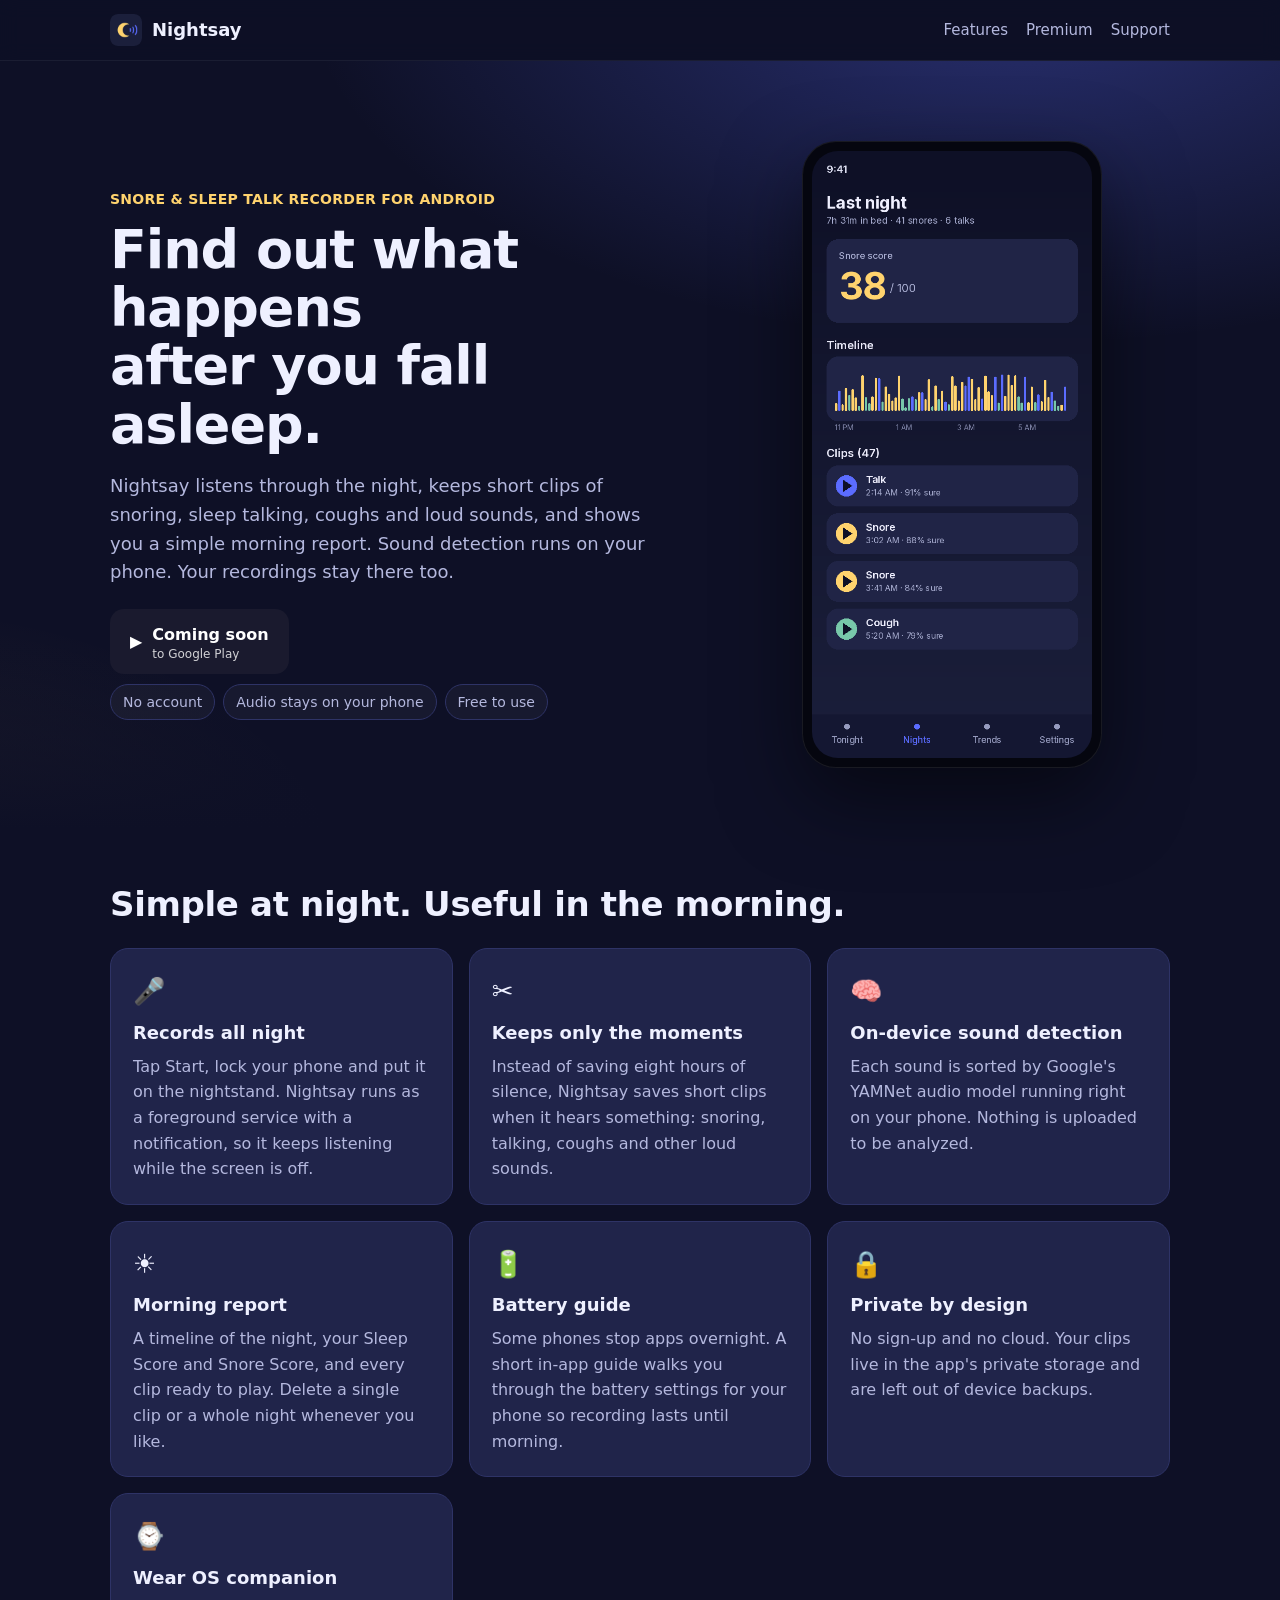
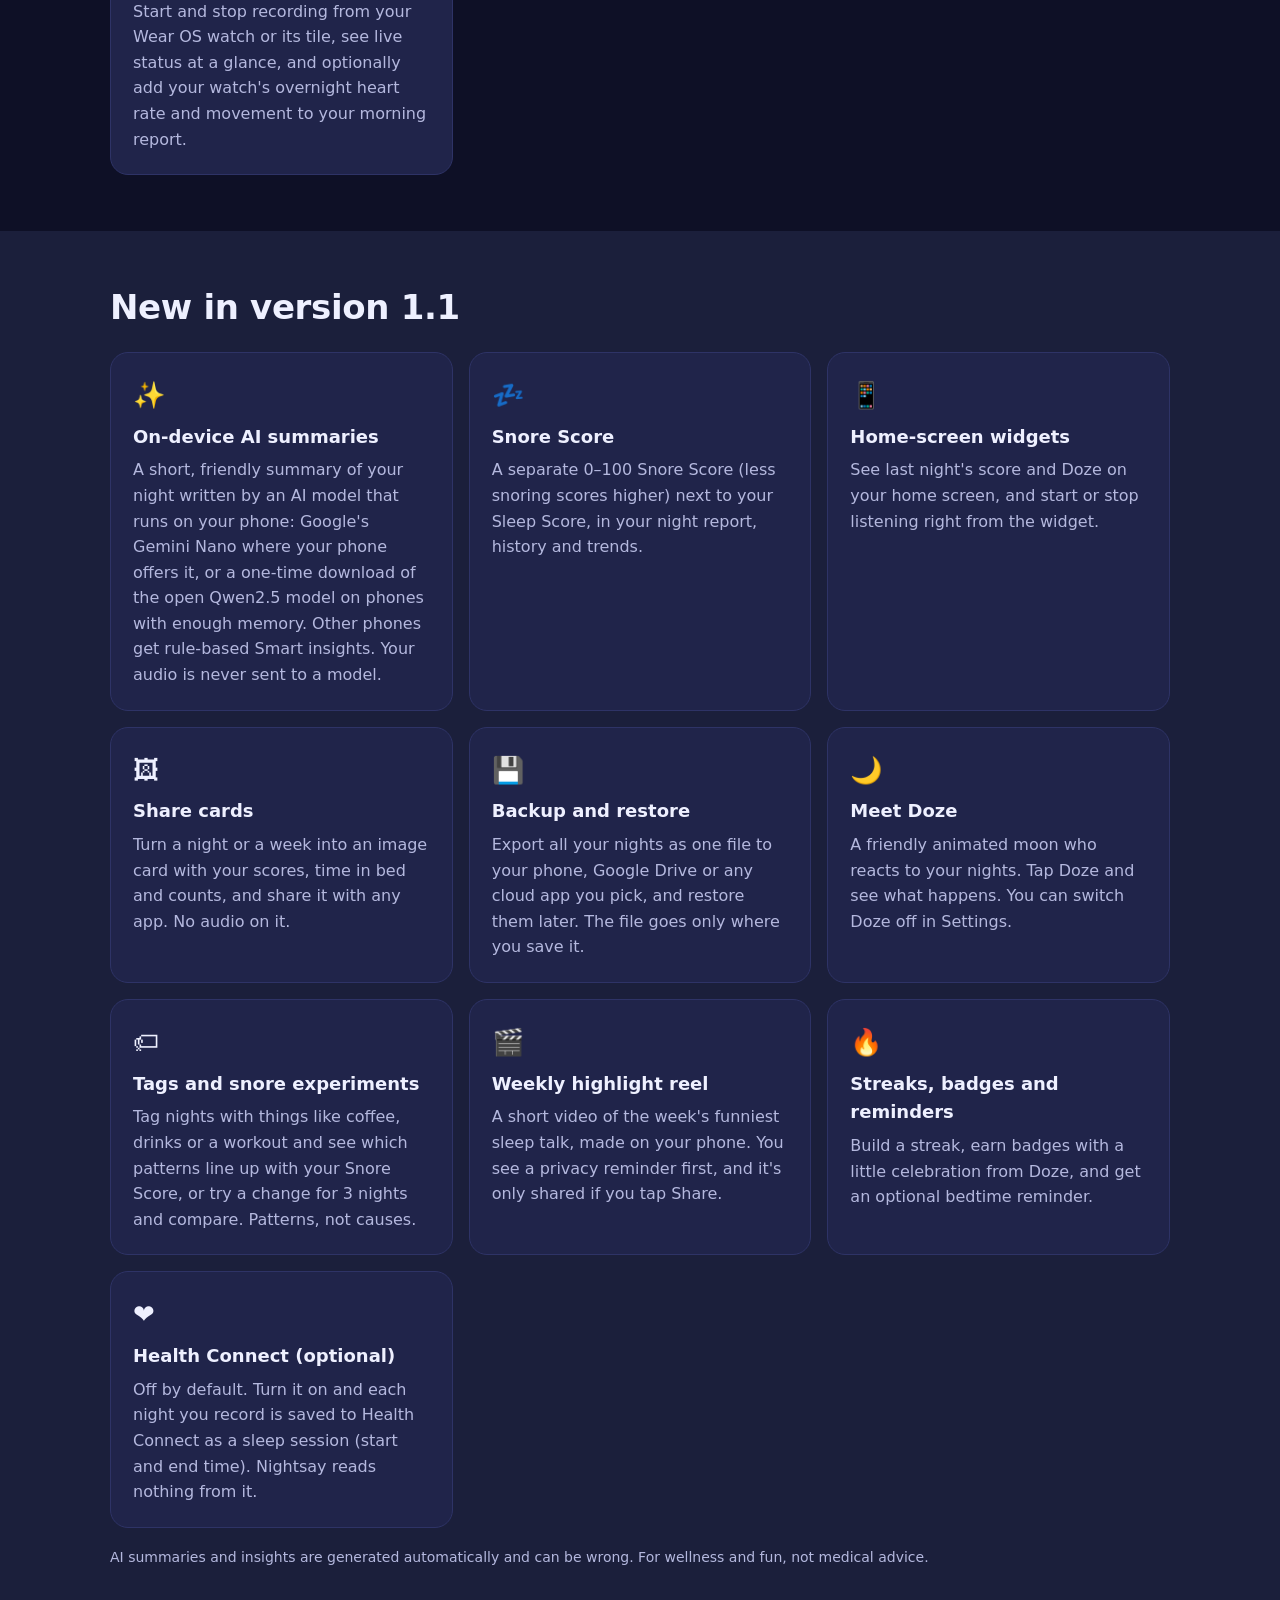
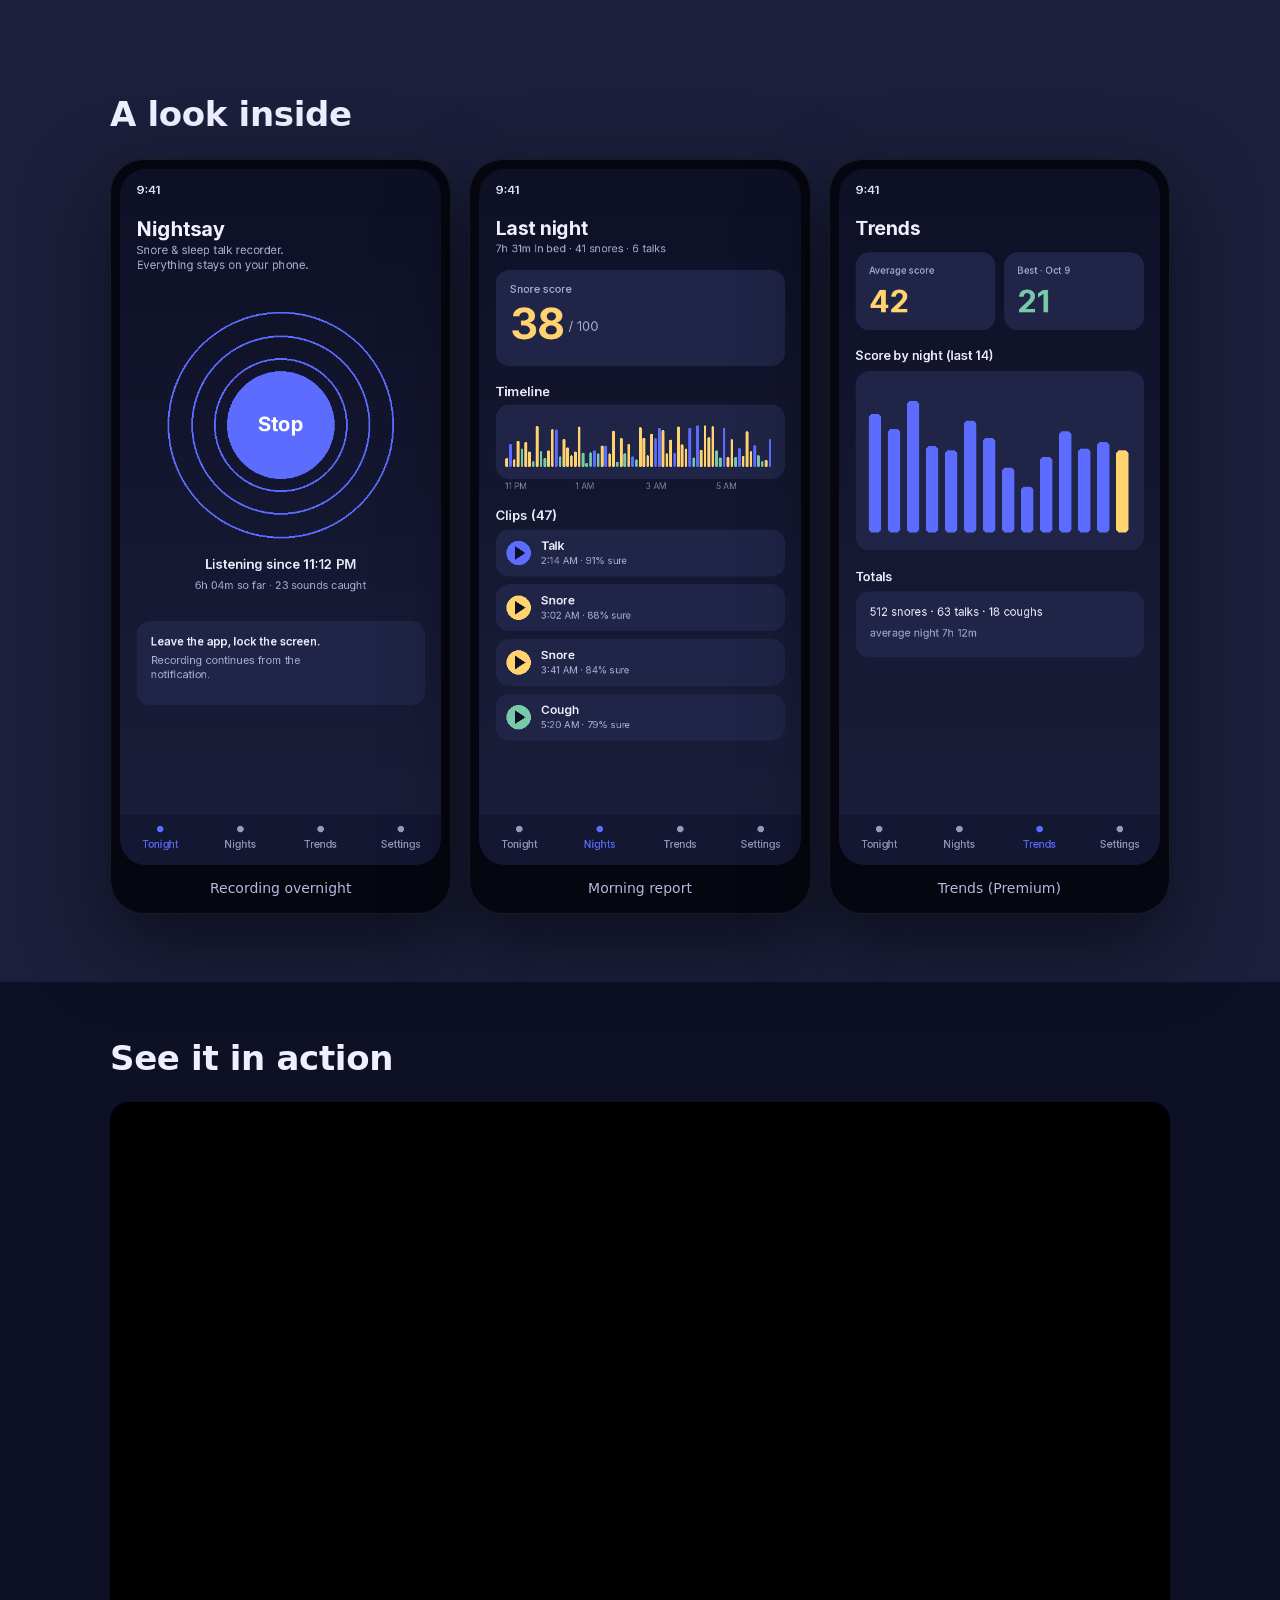
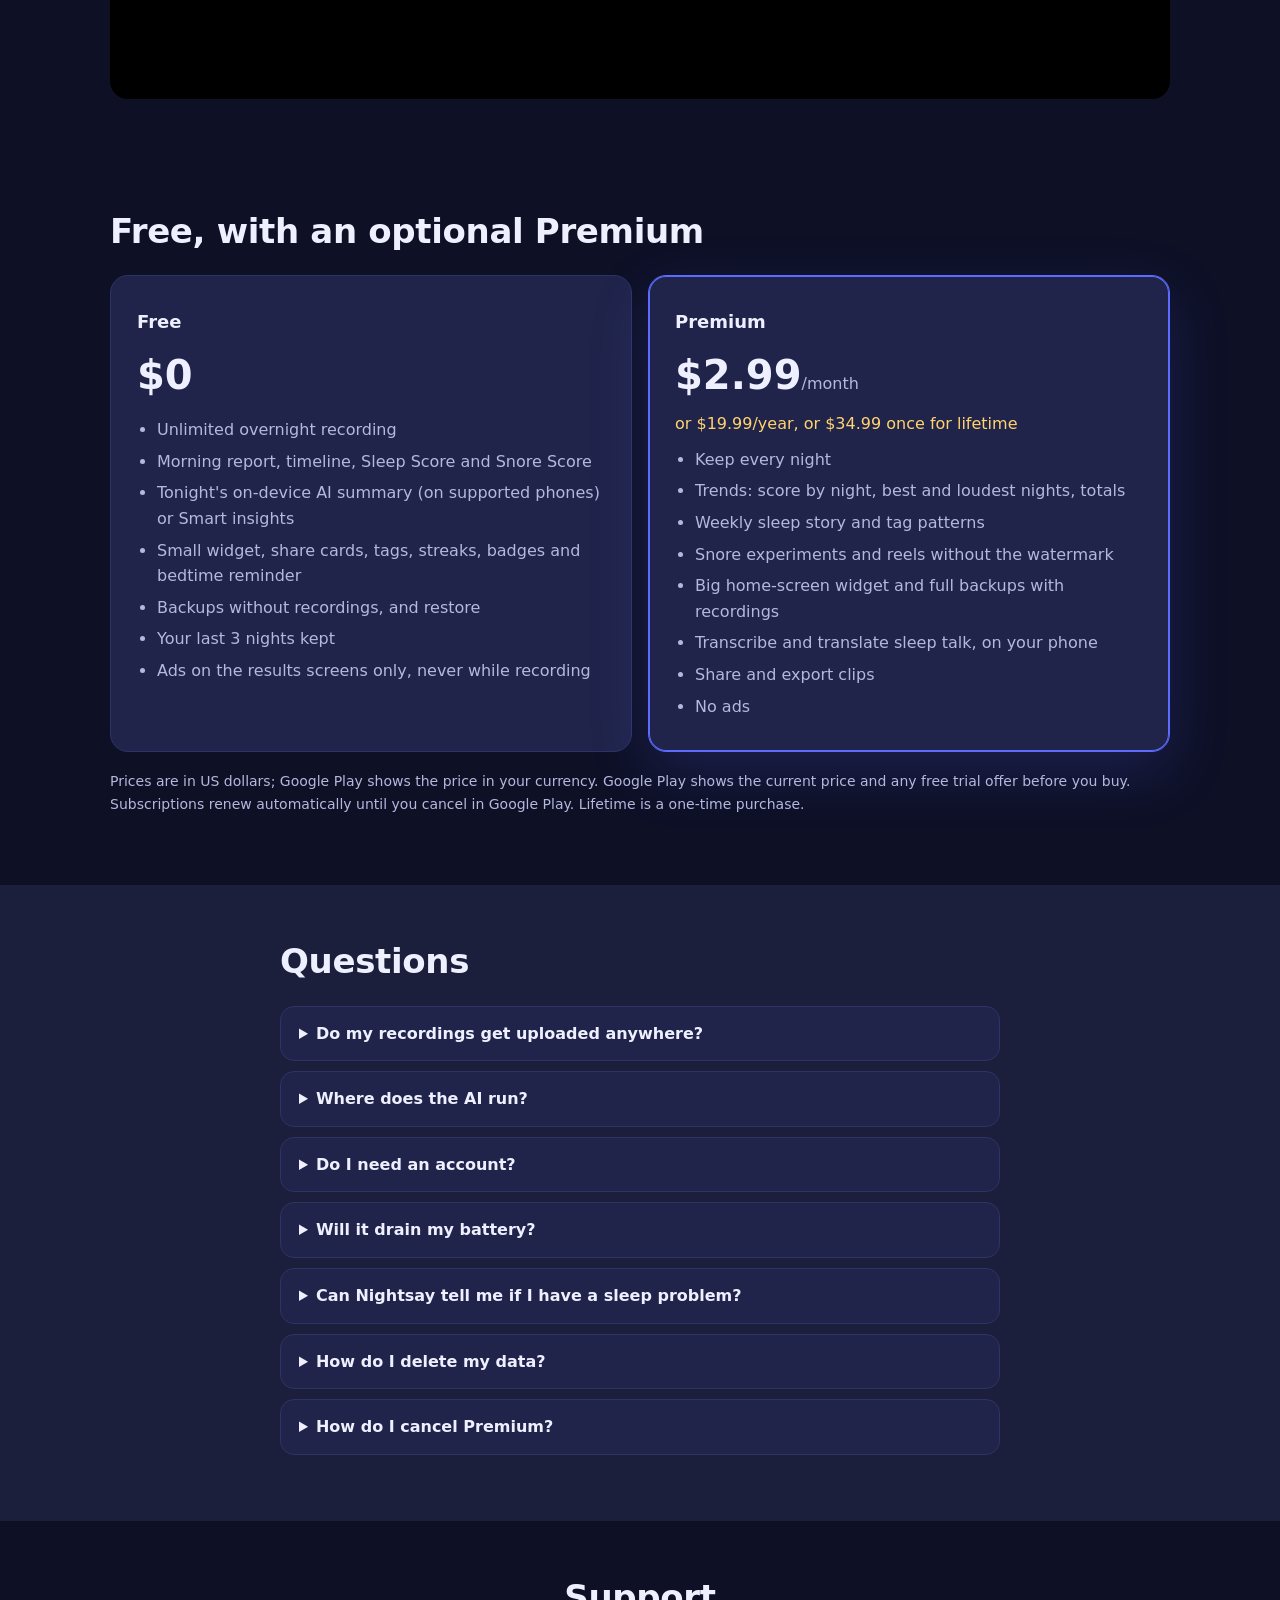
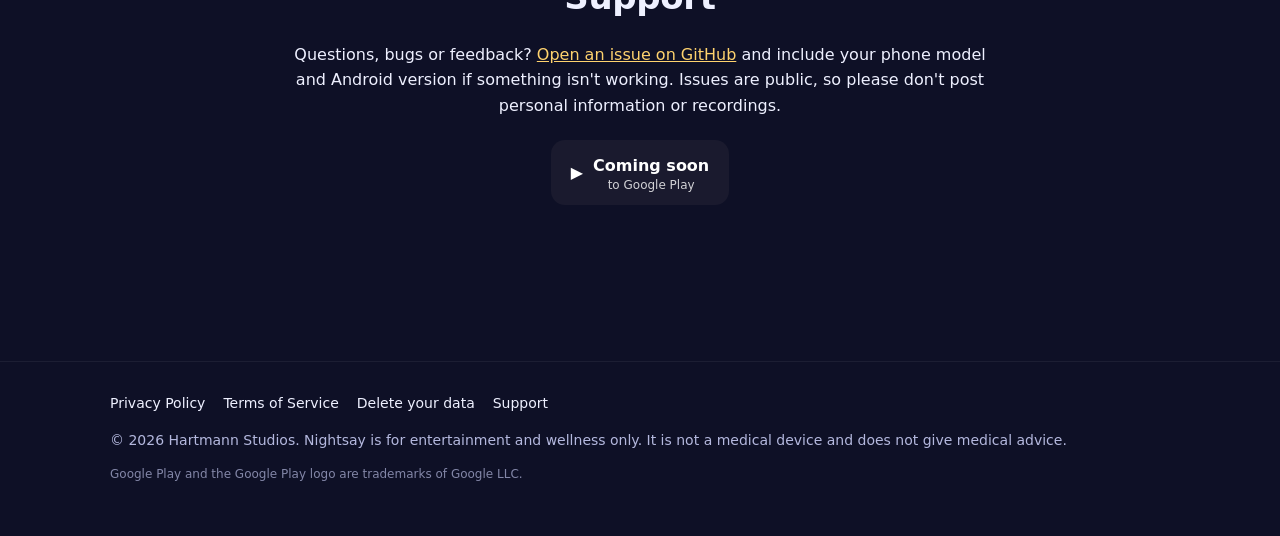
<file: index.html>
<!doctype html>
<html lang="en">
<head>
<meta charset="utf-8">
<meta name="viewport" content="width=device-width, initial-scale=1, viewport-fit=cover">
<title>Nightsay: Snore &amp; Sleep Talk Recorder for Android</title>
<meta name="description" content="Nightsay records your snoring and sleep talking overnight, keeps short clips, and shows a morning report with a Sleep Score, Snore Score and on-device AI summaries. No account, recordings stay on your phone.">
<link rel="canonical" href="https://chartmann1590.github.io/nightsay-site/">
<meta name="theme-color" content="#0E1026">
<meta property="og:type" content="website">
<meta property="og:site_name" content="Nightsay">
<meta property="og:title" content="Nightsay: Snore &amp; Sleep Talk Recorder for Android">
<meta property="og:description" content="Nightsay records your snoring and sleep talking overnight, keeps short clips, and shows a morning report with a Sleep Score, Snore Score and on-device AI summaries. No account, recordings stay on your phone.">
<meta property="og:url" content="https://chartmann1590.github.io/nightsay-site/">
<meta property="og:image" content="https://chartmann1590.github.io/nightsay-site/img/og.png">
<meta property="og:image:width" content="1200">
<meta property="og:image:height" content="630">
<meta property="og:image:alt" content="Nightsay: snore and sleep talk recorder">
<meta name="twitter:card" content="summary_large_image">
<meta name="twitter:title" content="Nightsay: Snore &amp; Sleep Talk Recorder for Android">
<meta name="twitter:description" content="Nightsay records your snoring and sleep talking overnight, keeps short clips, and shows a morning report with a Sleep Score, Snore Score and on-device AI summaries. No account, recordings stay on your phone.">
<meta name="twitter:image" content="https://chartmann1590.github.io/nightsay-site/img/og.png">
<link rel="icon" type="image/png" sizes="32x32" href="https://chartmann1590.github.io/nightsay-site/img/icon-32.png">
<link rel="apple-touch-icon" href="https://chartmann1590.github.io/nightsay-site/img/icon-180.png">
<link rel="stylesheet" href="https://chartmann1590.github.io/nightsay-site/style.css">
<script type="application/ld+json">{"@context": "https://schema.org", "@type": "SoftwareApplication", "name": "Nightsay: Snore & Sleep Talk", "operatingSystem": "Android", "applicationCategory": "HealthApplication", "url": "https://chartmann1590.github.io/nightsay-site/", "author": {"@type": "Organization", "name": "Hartmann Studios", "url": "https://chartmann1590.github.io/nightsay-site/"}, "offers": [{"@type": "Offer", "price": "0", "priceCurrency": "USD", "name": "Free"}], "description": "Snore and sleep talk recorder for Android. Records overnight, keeps short clips of snoring, sleep talking and coughs, and shows a morning report with a Sleep Score, Snore Score and on-device AI summaries. Sound detection runs on your phone."}</script>
</head>
<body>
<header class="top"><div class="wrap nav">
<a class="brand" href="https://chartmann1590.github.io/nightsay-site/"><img src="https://chartmann1590.github.io/nightsay-site/img/icon-192.png" alt="" width="32" height="32"><span>Nightsay</span></a>
<nav><a href="https://chartmann1590.github.io/nightsay-site/#features">Features</a><a href="https://chartmann1590.github.io/nightsay-site/#premium">Premium</a><a href="https://chartmann1590.github.io/nightsay-site/#support">Support</a></nav>
</div></header>
<main>

<section class="hero"><div class="wrap hero-grid">
<div class="hero-copy">
<p class="eyebrow">Snore &amp; sleep talk recorder for Android</p>
<h1>Find out what happens<br>after you fall asleep.</h1>
<p class="lead">Nightsay listens through the night, keeps short clips of snoring, sleep talking, coughs and loud sounds, and shows you a simple morning report. Sound detection runs on your phone. Your recordings stay there too.</p>
<div class="cta"><span class="btn soon" role="note" aria-label="Coming soon to Google Play">&#9654;<span>Coming soon<small>to Google Play</small></span></span></div>
<ul class="pills"><li>No account</li><li>Audio stays on your phone</li><li>Free to use</li></ul>
</div>
<div class="hero-phone"><figure class="phone big"><img src="https://chartmann1590.github.io/nightsay-site/img/shot-2.png" alt="Morning report: snore score, timeline of the night and playable clips" width="540" height="1170"></figure></div>
</div></section>

<section class="sec" id="features"><div class="wrap">
<h2>Simple at night. Useful in the morning.</h2>
<div class="grid">
<div class="card"><div class="ic">&#127908;</div><h3>Records all night</h3><p>Tap Start, lock your phone and put it on the nightstand. Nightsay runs as a foreground service with a notification, so it keeps listening while the screen is off.</p></div>
<div class="card"><div class="ic">&#9986;</div><h3>Keeps only the moments</h3><p>Instead of saving eight hours of silence, Nightsay saves short clips when it hears something: snoring, talking, coughs and other loud sounds.</p></div>
<div class="card"><div class="ic">&#129504;</div><h3>On-device sound detection</h3><p>Each sound is sorted by Google's YAMNet audio model running right on your phone. Nothing is uploaded to be analyzed.</p></div>
<div class="card"><div class="ic">&#9728;</div><h3>Morning report</h3><p>A timeline of the night, your Sleep Score and Snore Score, and every clip ready to play. Delete a single clip or a whole night whenever you like.</p></div>
<div class="card"><div class="ic">&#128267;</div><h3>Battery guide</h3><p>Some phones stop apps overnight. A short in-app guide walks you through the battery settings for your phone so recording lasts until morning.</p></div>
<div class="card"><div class="ic">&#128274;</div><h3>Private by design</h3><p>No sign-up and no cloud. Your clips live in the app's private storage and are left out of device backups.</p></div>
<div class="card"><div class="ic">&#8986;</div><h3>Wear OS companion</h3><p>Start and stop recording from your Wear OS watch or its tile, see live status at a glance, and optionally add your watch's overnight heart rate and movement to your morning report.</p></div>
</div>
</div></section>

<section class="sec alt" id="new"><div class="wrap">
<h2>New in version 1.1</h2>
<div class="grid">
<div class="card"><div class="ic">&#10024;</div><h3>On-device AI summaries</h3><p>A short, friendly summary of your night written by an AI model that runs on your phone: Google's Gemini Nano where your phone offers it, or a one-time download of the open Qwen2.5 model on phones with enough memory. Other phones get rule-based Smart insights. Your audio is never sent to a model.</p></div>
<div class="card"><div class="ic">&#128164;</div><h3>Snore Score</h3><p>A separate 0&ndash;100 Snore Score (less snoring scores higher) next to your Sleep Score, in your night report, history and trends.</p></div>
<div class="card"><div class="ic">&#128241;</div><h3>Home-screen widgets</h3><p>See last night's score and Doze on your home screen, and start or stop listening right from the widget.</p></div>
<div class="card"><div class="ic">&#128444;</div><h3>Share cards</h3><p>Turn a night or a week into an image card with your scores, time in bed and counts, and share it with any app. No audio on it.</p></div>
<div class="card"><div class="ic">&#128190;</div><h3>Backup and restore</h3><p>Export all your nights as one file to your phone, Google Drive or any cloud app you pick, and restore them later. The file goes only where you save it.</p></div>
<div class="card"><div class="ic">&#127769;</div><h3>Meet Doze</h3><p>A friendly animated moon who reacts to your nights. Tap Doze and see what happens. You can switch Doze off in Settings.</p></div>
<div class="card"><div class="ic">&#127991;</div><h3>Tags and snore experiments</h3><p>Tag nights with things like coffee, drinks or a workout and see which patterns line up with your Snore Score, or try a change for 3 nights and compare. Patterns, not causes.</p></div>
<div class="card"><div class="ic">&#127916;</div><h3>Weekly highlight reel</h3><p>A short video of the week's funniest sleep talk, made on your phone. You see a privacy reminder first, and it's only shared if you tap Share.</p></div>
<div class="card"><div class="ic">&#128293;</div><h3>Streaks, badges and reminders</h3><p>Build a streak, earn badges with a little celebration from Doze, and get an optional bedtime reminder.</p></div>
<div class="card"><div class="ic">&#10084;</div><h3>Health Connect (optional)</h3><p>Off by default. Turn it on and each night you record is saved to Health Connect as a sleep session (start and end time). Nightsay reads nothing from it.</p></div>
</div>
<p class="fine">AI summaries and insights are generated automatically and can be wrong. For wellness and fun, not medical advice.</p>
</div></section>

<section class="sec alt" id="screenshots"><div class="wrap">
<h2>A look inside</h2>
<div class="shots"><figure class="phone"><img src="https://chartmann1590.github.io/nightsay-site/img/shot-1.png" alt="Recording overnight: listening since 11:12 PM, sounds caught so far" loading="lazy" width="540" height="1170"><figcaption>Recording overnight</figcaption></figure><figure class="phone"><img src="https://chartmann1590.github.io/nightsay-site/img/shot-2.png" alt="Morning report: snore score, timeline of the night and playable clips" loading="lazy" width="540" height="1170"><figcaption>Morning report</figcaption></figure><figure class="phone"><img src="https://chartmann1590.github.io/nightsay-site/img/shot-3.png" alt="Trends (Premium): snore score by night, best night and totals" loading="lazy" width="540" height="1170"><figcaption>Trends (Premium)</figcaption></figure></div>
</div></section>
<section class="sec" id="video"><div class="wrap">
<h2>See it in action</h2>
<div class="video"><iframe src="https://www.youtube-nocookie.com/embed/TZwAMde6o-k" title="Nightsay promo video" loading="lazy" allow="accelerometer; encrypted-media; gyroscope; picture-in-picture; fullscreen" allowfullscreen></iframe></div>
</div></section>
<section class="sec" id="premium"><div class="wrap">
<h2>Free, with an optional Premium</h2>
<div class="plans">
<div class="plan"><h3>Free</h3><p class="price">$0</p><ul><li>Unlimited overnight recording</li><li>Morning report, timeline, Sleep Score and Snore Score</li><li>Tonight's on-device AI summary (on supported phones) or Smart insights</li><li>Small widget, share cards, tags, streaks, badges and bedtime reminder</li><li>Backups without recordings, and restore</li><li>Your last 3 nights kept</li><li>Ads on the results screens only, never while recording</li></ul></div>
<div class="plan pro"><h3>Premium</h3><p class="price">$2.99<span>/month</span></p><p class="alt-price">or $19.99/year, or $34.99 once for lifetime</p><ul><li>Keep every night</li><li>Trends: score by night, best and loudest nights, totals</li><li>Weekly sleep story and tag patterns</li><li>Snore experiments and reels without the watermark</li><li>Big home-screen widget and full backups with recordings</li><li>Transcribe and translate sleep talk, on your phone</li><li>Share and export clips</li><li>No ads</li></ul></div>
</div>
<p class="fine">Prices are in US dollars; Google Play shows the price in your currency. Google Play shows the current price and any free trial offer before you buy. Subscriptions renew automatically until you cancel in Google Play. Lifetime is a one-time purchase.</p>
</div></section>

<section class="sec alt"><div class="wrap narrow">
<h2>Questions</h2>
<details><summary>Do my recordings get uploaded anywhere?</summary><p>No. Recording, sound detection and storage all happen on your phone. A clip, reel, share card or backup file only leaves your phone if you choose to share or save it yourself, using Android's share menu or file picker.</p></details>
<details><summary>Where does the AI run?</summary><p>On your phone. Nightsay uses Google's Gemini Nano when your phone's Android system offers it. Otherwise, on phones with enough memory, you can download the open Qwen2.5 1.5B model once from Hugging Face; after that it runs offline. Only your night's numbers go into the model, never audio or transcripts. AI text can be wrong and is for wellness and fun, not medical advice.</p></details>
<details><summary>Do I need an account?</summary><p>No. There is no sign-up and no login. Premium purchases are handled by Google Play and tied to your Google Play account.</p></details>
<details><summary>Will it drain my battery?</summary><p>Nightsay listens continuously, so we recommend keeping the phone plugged in overnight. The in-app battery guide helps with phones that stop background apps.</p></details>
<details><summary>Can Nightsay tell me if I have a sleep problem?</summary><p>No. Nightsay is for entertainment and wellness only. It is not a medical device and does not diagnose, treat or monitor any condition. If you are worried about your sleep or breathing, talk to a doctor.</p></details>
<details><summary>How do I delete my data?</summary><p>Delete a clip or a night inside the app, delete the AI model in Settings, or uninstall the app to remove everything on your phone. Details are on the <a href="https://chartmann1590.github.io/nightsay-site/delete/">data deletion page</a>.</p></details>
<details><summary>How do I cancel Premium?</summary><p>Open Google Play, tap your profile, then Payments &amp; subscriptions, then Subscriptions, and cancel Nightsay. See our <a href="https://chartmann1590.github.io/nightsay-site/terms/">Terms</a> for details.</p></details>
</div></section>

<section class="sec" id="support"><div class="wrap narrow center">
<h2>Support</h2>
<p>Questions, bugs or feedback? <a href="https://github.com/chartmann1590/nightsay-site/issues/new">Open an issue on GitHub</a> and include your phone model and Android version if something isn't working. Issues are public, so please don't post personal information or recordings.</p>
<div class="cta center"><span class="btn soon" role="note" aria-label="Coming soon to Google Play">&#9654;<span>Coming soon<small>to Google Play</small></span></span></div>
</div></section>

</main>

<!-- BEGIN AADS AD UNIT 2459489 -->
<div class="aads-slot" style="width:100%;margin:24px auto 16px;text-align:center;clear:both">
<div id="frame" style="width: 320px;margin: auto;z-index: 99998;height: auto">
<iframe data-aa='2459489' src='//ad.a-ads.com/2459489/?size=320x50' style='border:0; padding:0; width:320px; height:50px; overflow:hidden;display: block;margin: auto'></iframe>
</div>
</div>
<!-- END AADS AD UNIT 2459489 -->
<footer class="foot"><div class="wrap">
<div class="foot-links"><a href="https://chartmann1590.github.io/nightsay-site/privacy/">Privacy Policy</a><a href="https://chartmann1590.github.io/nightsay-site/terms/">Terms of Service</a><a href="https://chartmann1590.github.io/nightsay-site/delete/">Delete your data</a><a href="https://github.com/chartmann1590/nightsay-site/issues/new">Support</a></div>
<p>&copy; 2026 Hartmann Studios. Nightsay is for entertainment and wellness only. It is not a medical device and does not give medical advice.</p>
<p class="tm">Google Play and the Google Play logo are trademarks of Google LLC.</p>
</div></footer>
</body>
</html>
</file>
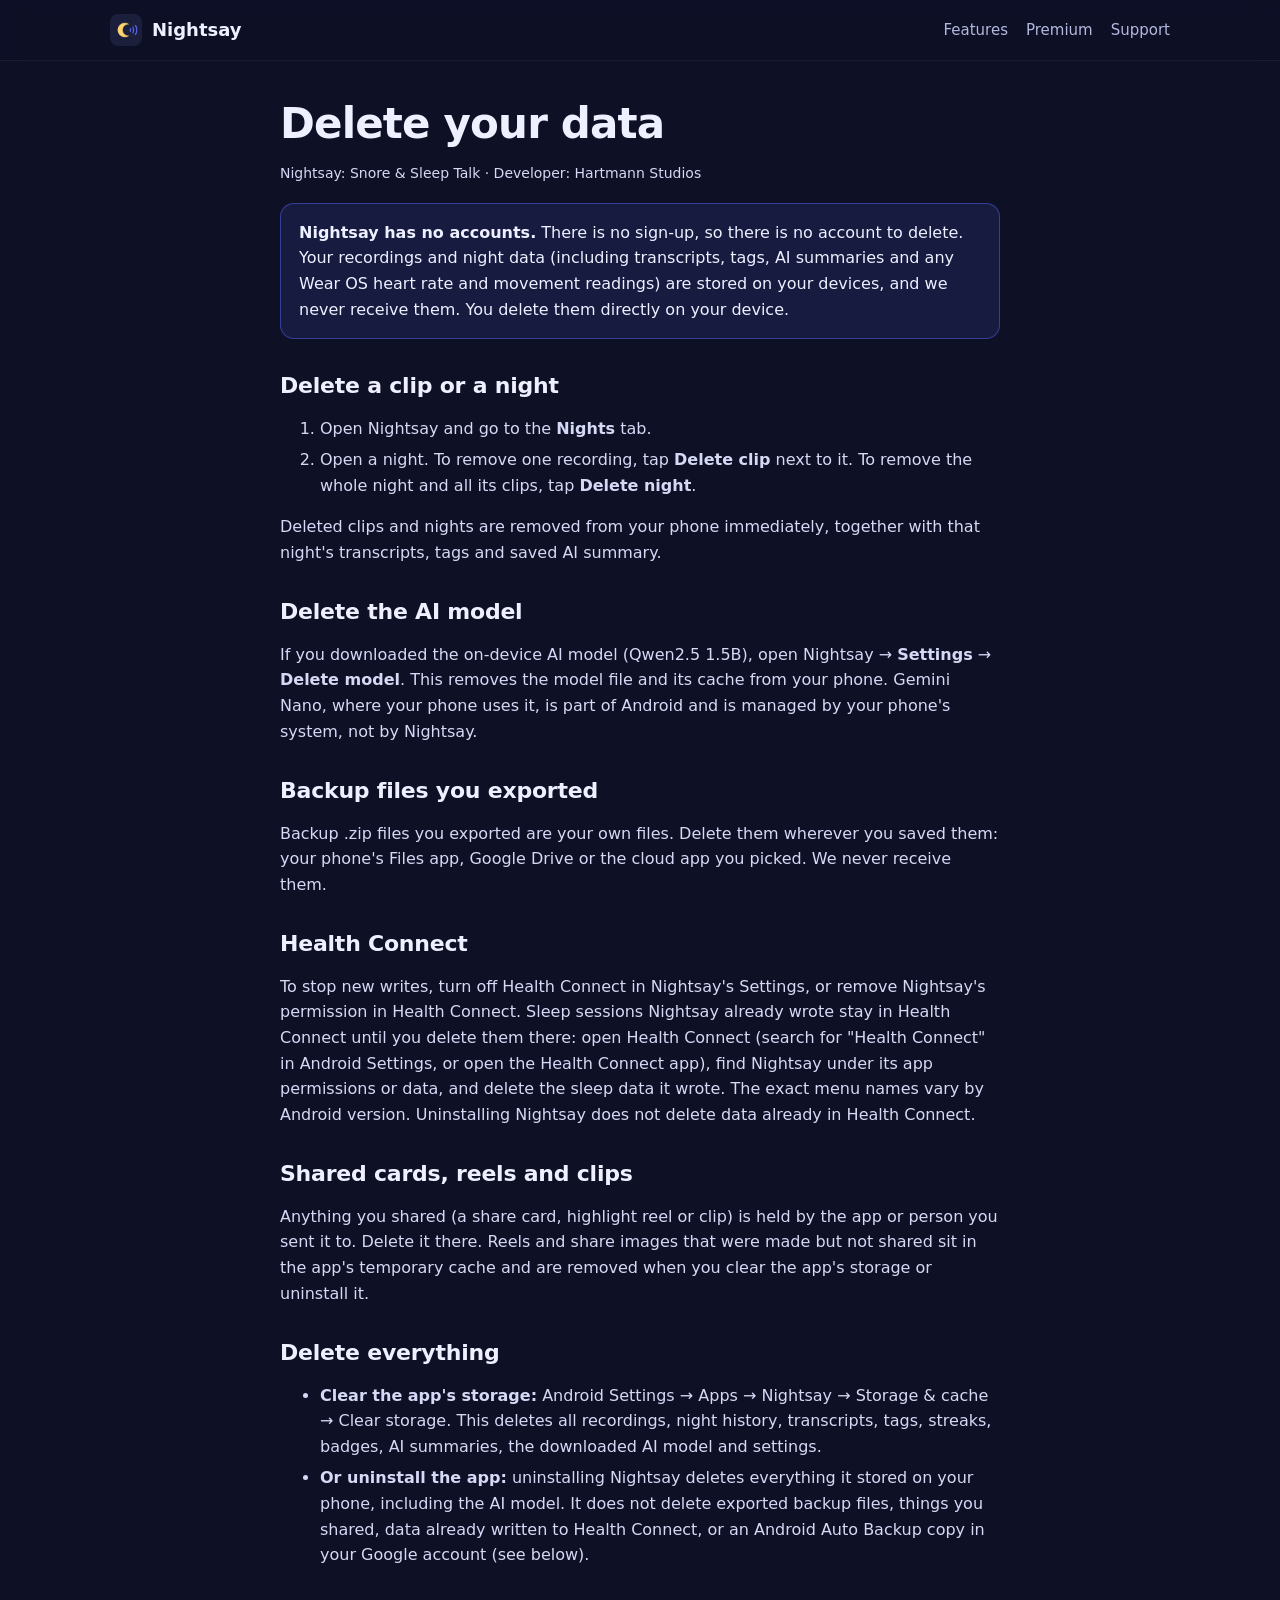
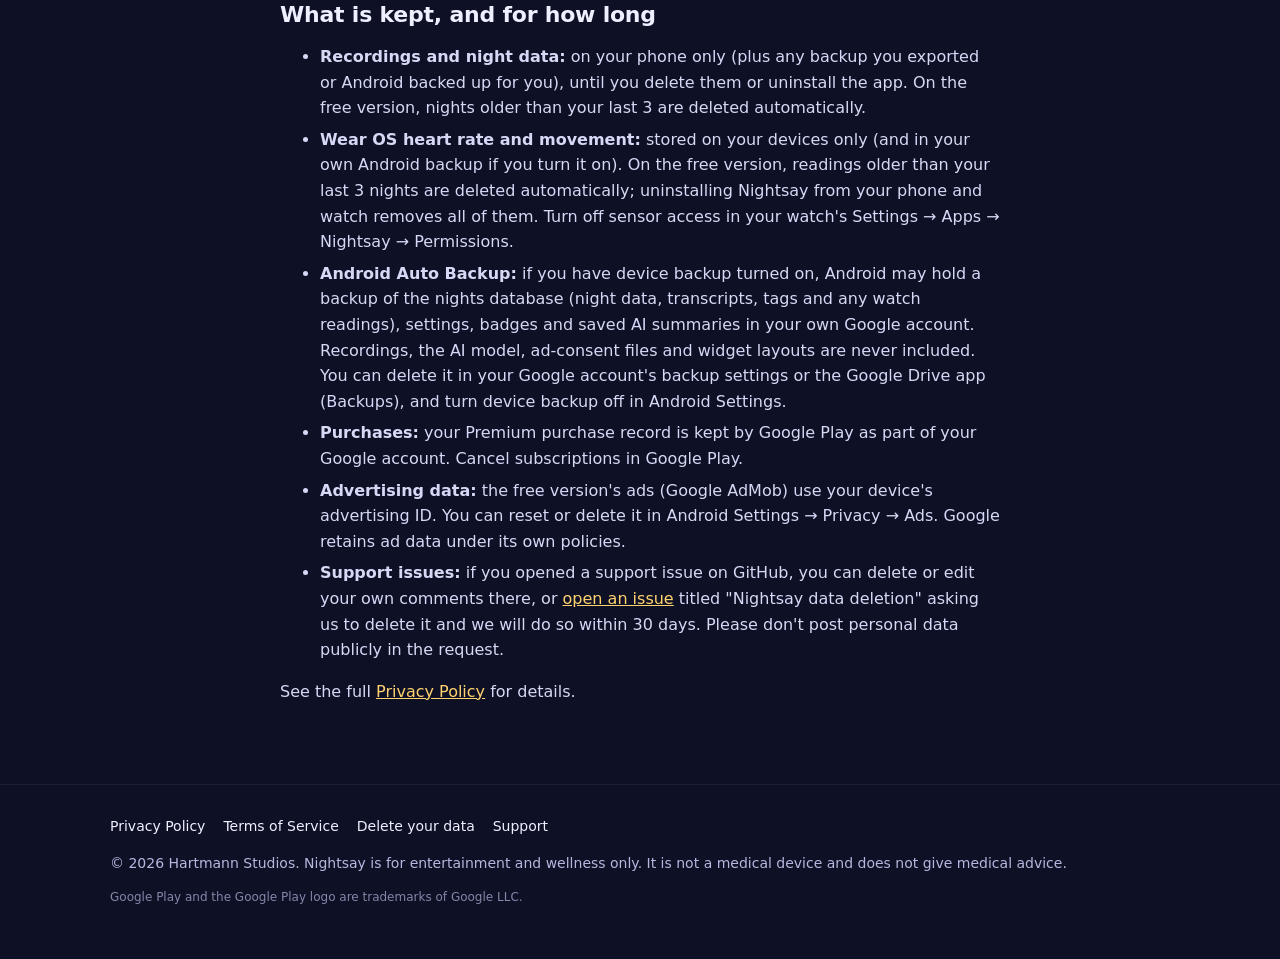
<file: delete/index.html>
<!doctype html>
<html lang="en">
<head>
<meta charset="utf-8">
<meta name="viewport" content="width=device-width, initial-scale=1, viewport-fit=cover">
<title>Delete your data | Nightsay</title>
<meta name="description" content="How to delete your data in Nightsay: Snore &amp; Sleep Talk. No account; recordings are stored only on your phone.">
<link rel="canonical" href="https://chartmann1590.github.io/nightsay-site/delete/">
<meta name="theme-color" content="#0E1026">
<meta property="og:type" content="website">
<meta property="og:site_name" content="Nightsay">
<meta property="og:title" content="Delete your data | Nightsay">
<meta property="og:description" content="How to delete your data in Nightsay: Snore &amp; Sleep Talk. No account; recordings are stored only on your phone.">
<meta property="og:url" content="https://chartmann1590.github.io/nightsay-site/delete/">
<meta property="og:image" content="https://chartmann1590.github.io/nightsay-site/img/og.png">
<meta property="og:image:width" content="1200">
<meta property="og:image:height" content="630">
<meta property="og:image:alt" content="Nightsay: snore and sleep talk recorder">
<meta name="twitter:card" content="summary_large_image">
<meta name="twitter:title" content="Delete your data | Nightsay">
<meta name="twitter:description" content="How to delete your data in Nightsay: Snore &amp; Sleep Talk. No account; recordings are stored only on your phone.">
<meta name="twitter:image" content="https://chartmann1590.github.io/nightsay-site/img/og.png">
<link rel="icon" type="image/png" sizes="32x32" href="https://chartmann1590.github.io/nightsay-site/img/icon-32.png">
<link rel="apple-touch-icon" href="https://chartmann1590.github.io/nightsay-site/img/icon-180.png">
<link rel="stylesheet" href="https://chartmann1590.github.io/nightsay-site/style.css">

</head>
<body>
<header class="top"><div class="wrap nav">
<a class="brand" href="https://chartmann1590.github.io/nightsay-site/"><img src="https://chartmann1590.github.io/nightsay-site/img/icon-192.png" alt="" width="32" height="32"><span>Nightsay</span></a>
<nav><a href="https://chartmann1590.github.io/nightsay-site/#features">Features</a><a href="https://chartmann1590.github.io/nightsay-site/#premium">Premium</a><a href="https://chartmann1590.github.io/nightsay-site/#support">Support</a></nav>
</div></header>
<main>

<article class="doc wrap narrow">
<h1>Delete your data</h1>
<p class="meta">Nightsay: Snore & Sleep Talk &middot; Developer: Hartmann Studios</p>

<div class="callout"><strong>Nightsay has no accounts.</strong> There is no sign-up, so there is no account to delete. Your recordings and night data (including transcripts, tags, AI summaries and any Wear OS heart rate and movement readings) are stored on your devices, and we never receive them. You delete them directly on your device.</div>

<h2>Delete a clip or a night</h2>
<ol>
<li>Open Nightsay and go to the <strong>Nights</strong> tab.</li>
<li>Open a night. To remove one recording, tap <strong>Delete clip</strong> next to it. To remove the whole night and all its clips, tap <strong>Delete night</strong>.</li>
</ol>
<p>Deleted clips and nights are removed from your phone immediately, together with that night's transcripts, tags and saved AI summary.</p>

<h2>Delete the AI model</h2>
<p>If you downloaded the on-device AI model (Qwen2.5 1.5B), open Nightsay &rarr; <strong>Settings</strong> &rarr; <strong>Delete model</strong>. This removes the model file and its cache from your phone. Gemini Nano, where your phone uses it, is part of Android and is managed by your phone's system, not by Nightsay.</p>

<h2>Backup files you exported</h2>
<p>Backup .zip files you exported are your own files. Delete them wherever you saved them: your phone's Files app, Google Drive or the cloud app you picked. We never receive them.</p>

<h2>Health Connect</h2>
<p>To stop new writes, turn off Health Connect in Nightsay's Settings, or remove Nightsay's permission in Health Connect. Sleep sessions Nightsay already wrote stay in Health Connect until you delete them there: open Health Connect (search for "Health Connect" in Android Settings, or open the Health Connect app), find Nightsay under its app permissions or data, and delete the sleep data it wrote. The exact menu names vary by Android version. Uninstalling Nightsay does not delete data already in Health Connect.</p>

<h2>Shared cards, reels and clips</h2>
<p>Anything you shared (a share card, highlight reel or clip) is held by the app or person you sent it to. Delete it there. Reels and share images that were made but not shared sit in the app's temporary cache and are removed when you clear the app's storage or uninstall it.</p>

<h2>Delete everything</h2>
<ul>
<li><strong>Clear the app's storage:</strong> Android Settings &rarr; Apps &rarr; Nightsay &rarr; Storage &amp; cache &rarr; Clear storage. This deletes all recordings, night history, transcripts, tags, streaks, badges, AI summaries, the downloaded AI model and settings.</li>
<li><strong>Or uninstall the app:</strong> uninstalling Nightsay deletes everything it stored on your phone, including the AI model. It does not delete exported backup files, things you shared, data already written to Health Connect, or an Android Auto Backup copy in your Google account (see below).</li>
</ul>

<h2>What is kept, and for how long</h2>
<ul>
<li><strong>Recordings and night data:</strong> on your phone only (plus any backup you exported or Android backed up for you), until you delete them or uninstall the app. On the free version, nights older than your last 3 are deleted automatically.</li>
<li><strong>Wear OS heart rate and movement:</strong> stored on your devices only (and in your own Android backup if you turn it on). On the free version, readings older than your last 3 nights are deleted automatically; uninstalling Nightsay from your phone and watch removes all of them. Turn off sensor access in your watch&#39;s Settings &rarr; Apps &rarr; Nightsay &rarr; Permissions.</li>
<li><strong>Android Auto Backup:</strong> if you have device backup turned on, Android may hold a backup of the nights database (night data, transcripts, tags and any watch readings), settings, badges and saved AI summaries in your own Google account. Recordings, the AI model, ad-consent files and widget layouts are never included. You can delete it in your Google account's backup settings or the Google Drive app (Backups), and turn device backup off in Android Settings.</li>
<li><strong>Purchases:</strong> your Premium purchase record is kept by Google Play as part of your Google account. Cancel subscriptions in Google Play.</li>
<li><strong>Advertising data:</strong> the free version's ads (Google AdMob) use your device's advertising ID. You can reset or delete it in Android Settings &rarr; Privacy &rarr; Ads. Google retains ad data under its own policies.</li>
<li><strong>Support issues:</strong> if you opened a support issue on GitHub, you can delete or edit your own comments there, or <a href="https://github.com/chartmann1590/nightsay-site/issues/new">open an issue</a> titled "Nightsay data deletion" asking us to delete it and we will do so within 30 days. Please don't post personal data publicly in the request.</li>
</ul>
<p>See the full <a href="https://chartmann1590.github.io/nightsay-site/privacy/">Privacy Policy</a> for details.</p>
</article>

</main>
<footer class="foot"><div class="wrap">
<div class="foot-links"><a href="https://chartmann1590.github.io/nightsay-site/privacy/">Privacy Policy</a><a href="https://chartmann1590.github.io/nightsay-site/terms/">Terms of Service</a><a href="https://chartmann1590.github.io/nightsay-site/delete/">Delete your data</a><a href="https://github.com/chartmann1590/nightsay-site/issues/new">Support</a></div>
<p>&copy; 2026 Hartmann Studios. Nightsay is for entertainment and wellness only. It is not a medical device and does not give medical advice.</p>
<p class="tm">Google Play and the Google Play logo are trademarks of Google LLC.</p>
</div></footer>
</body>
</html>
</file>
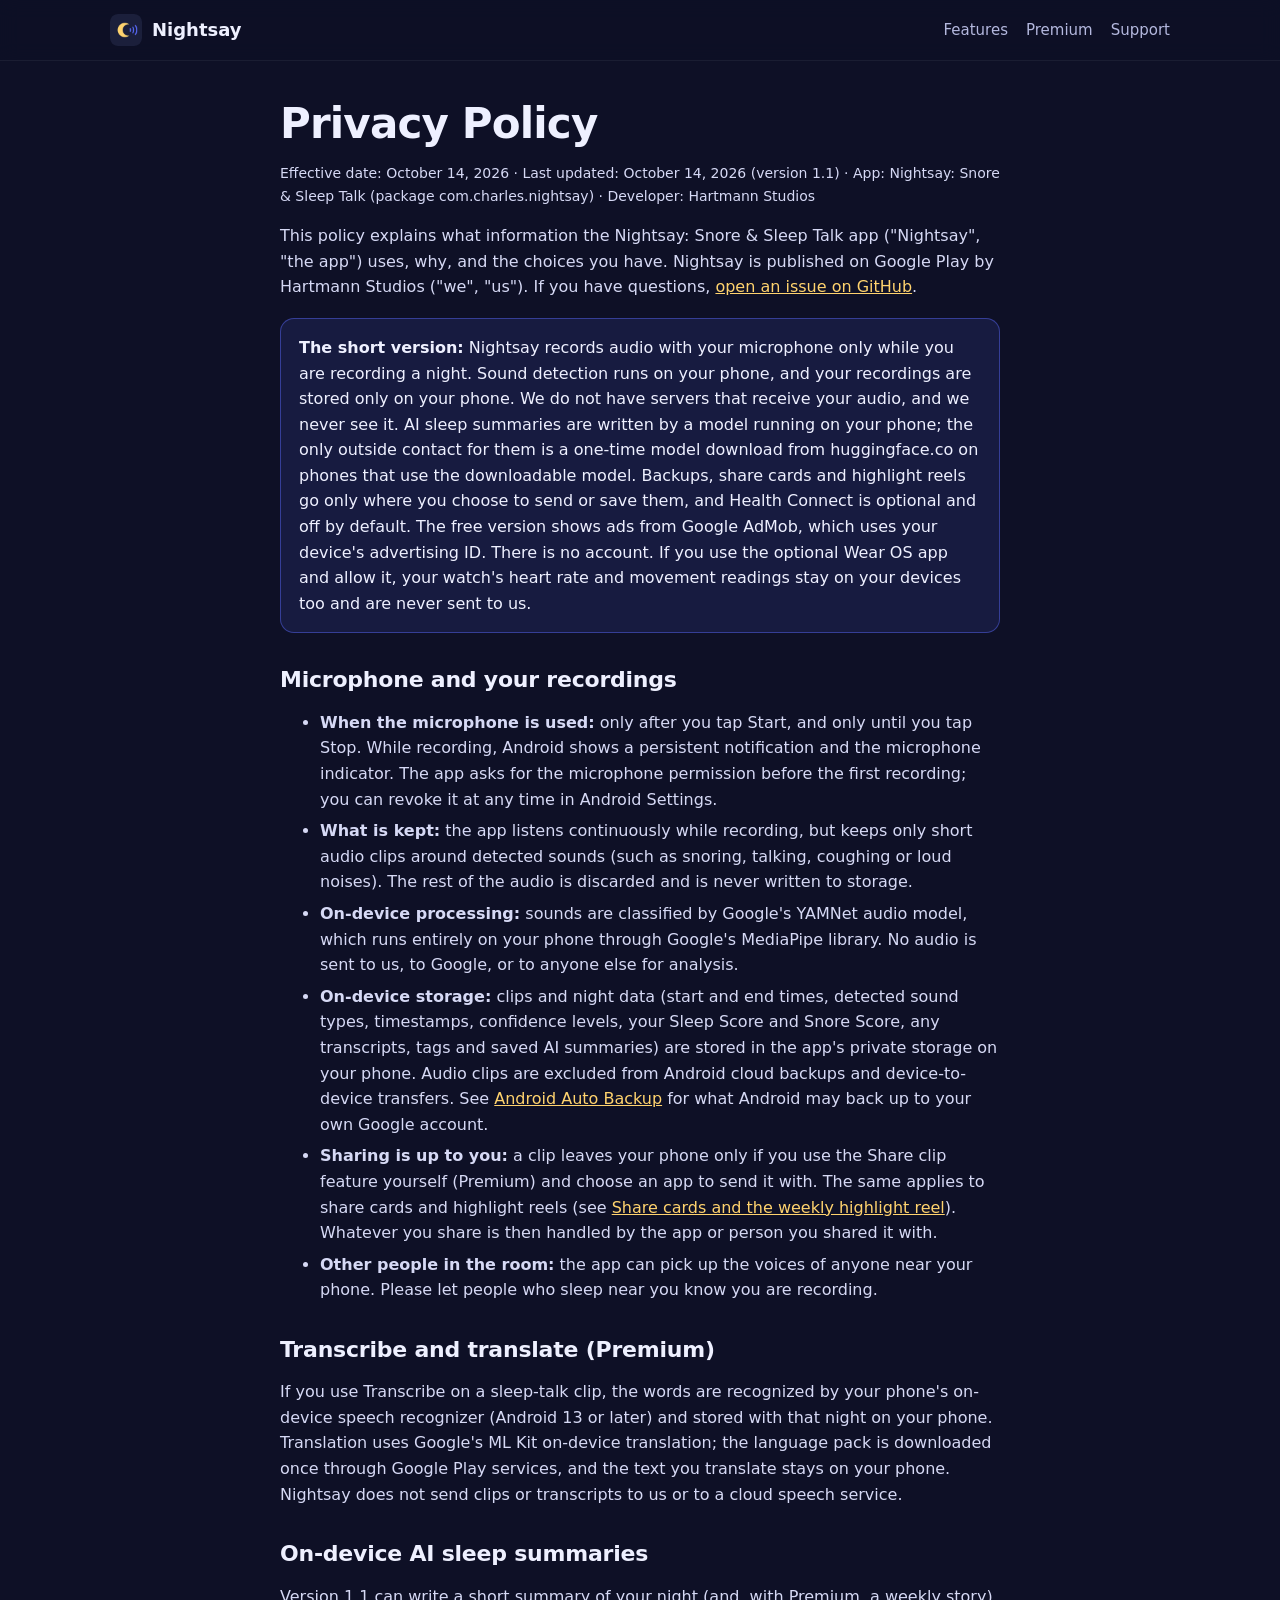
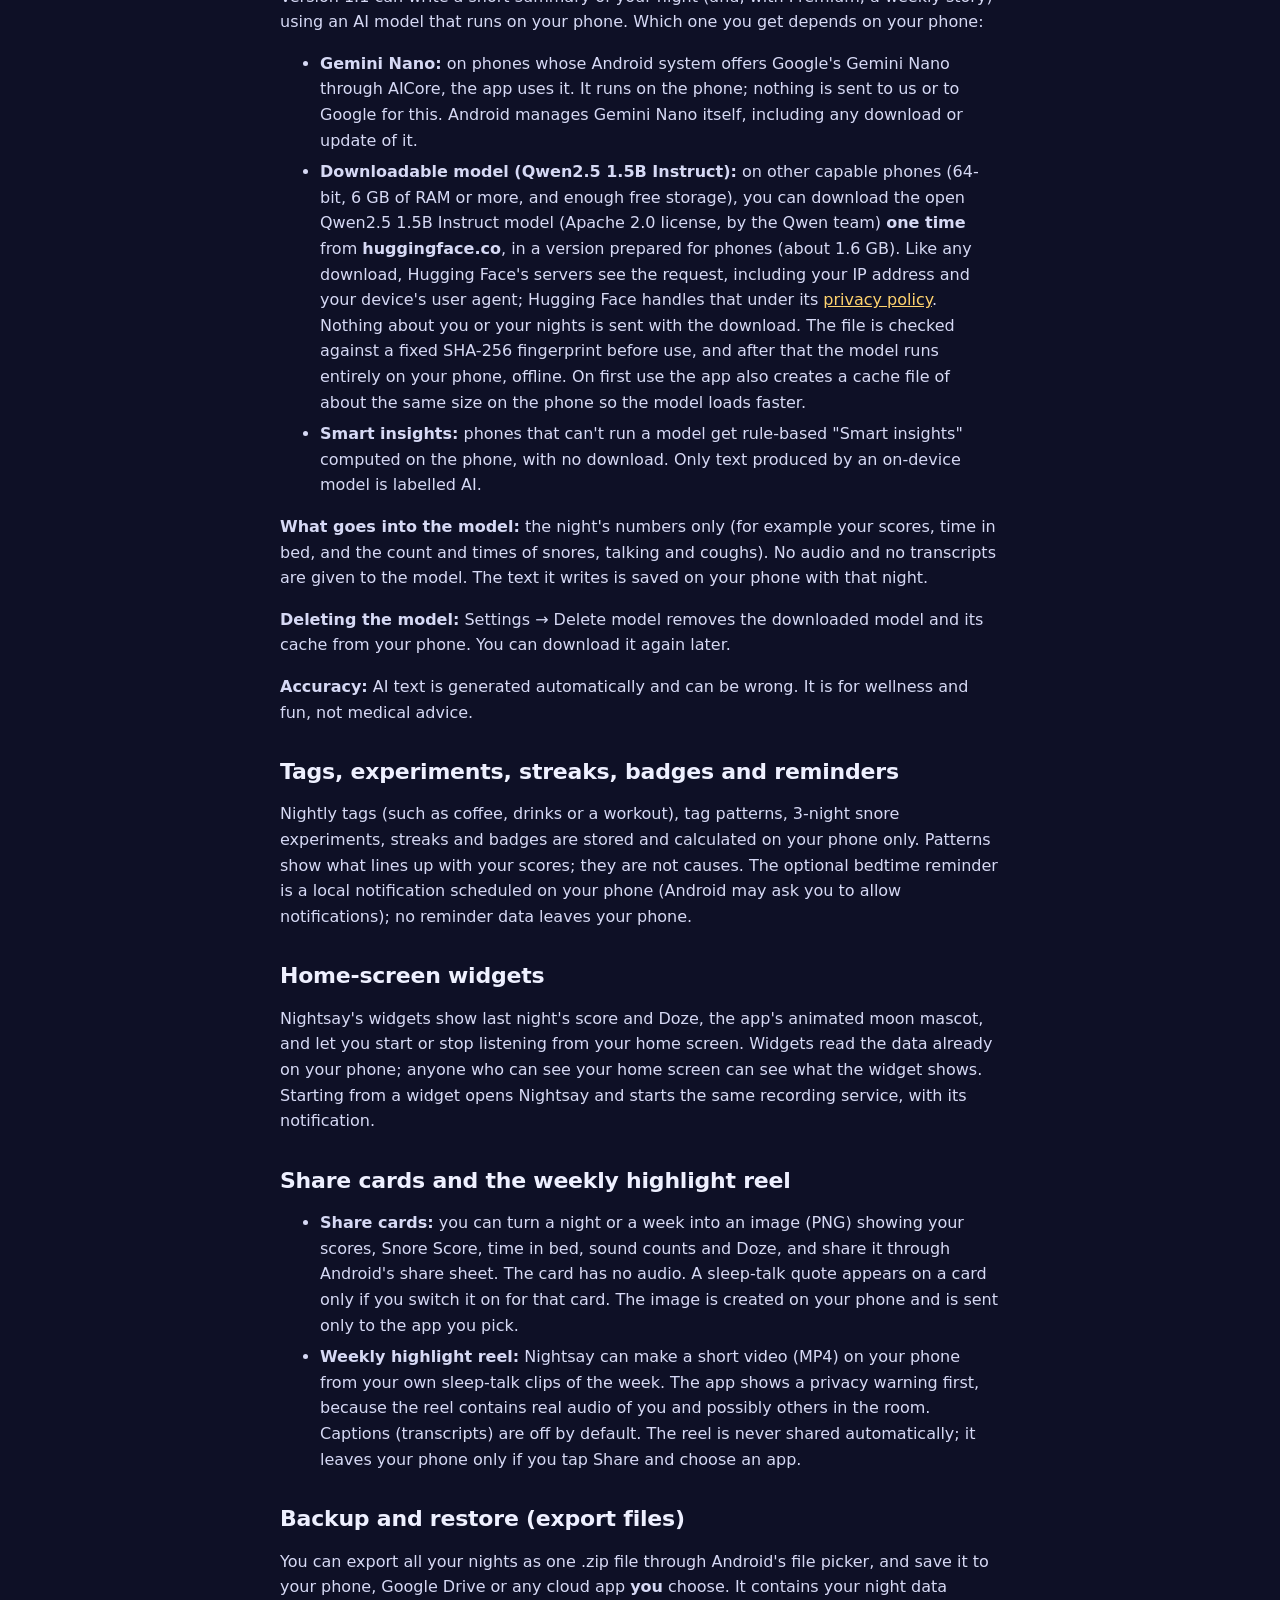
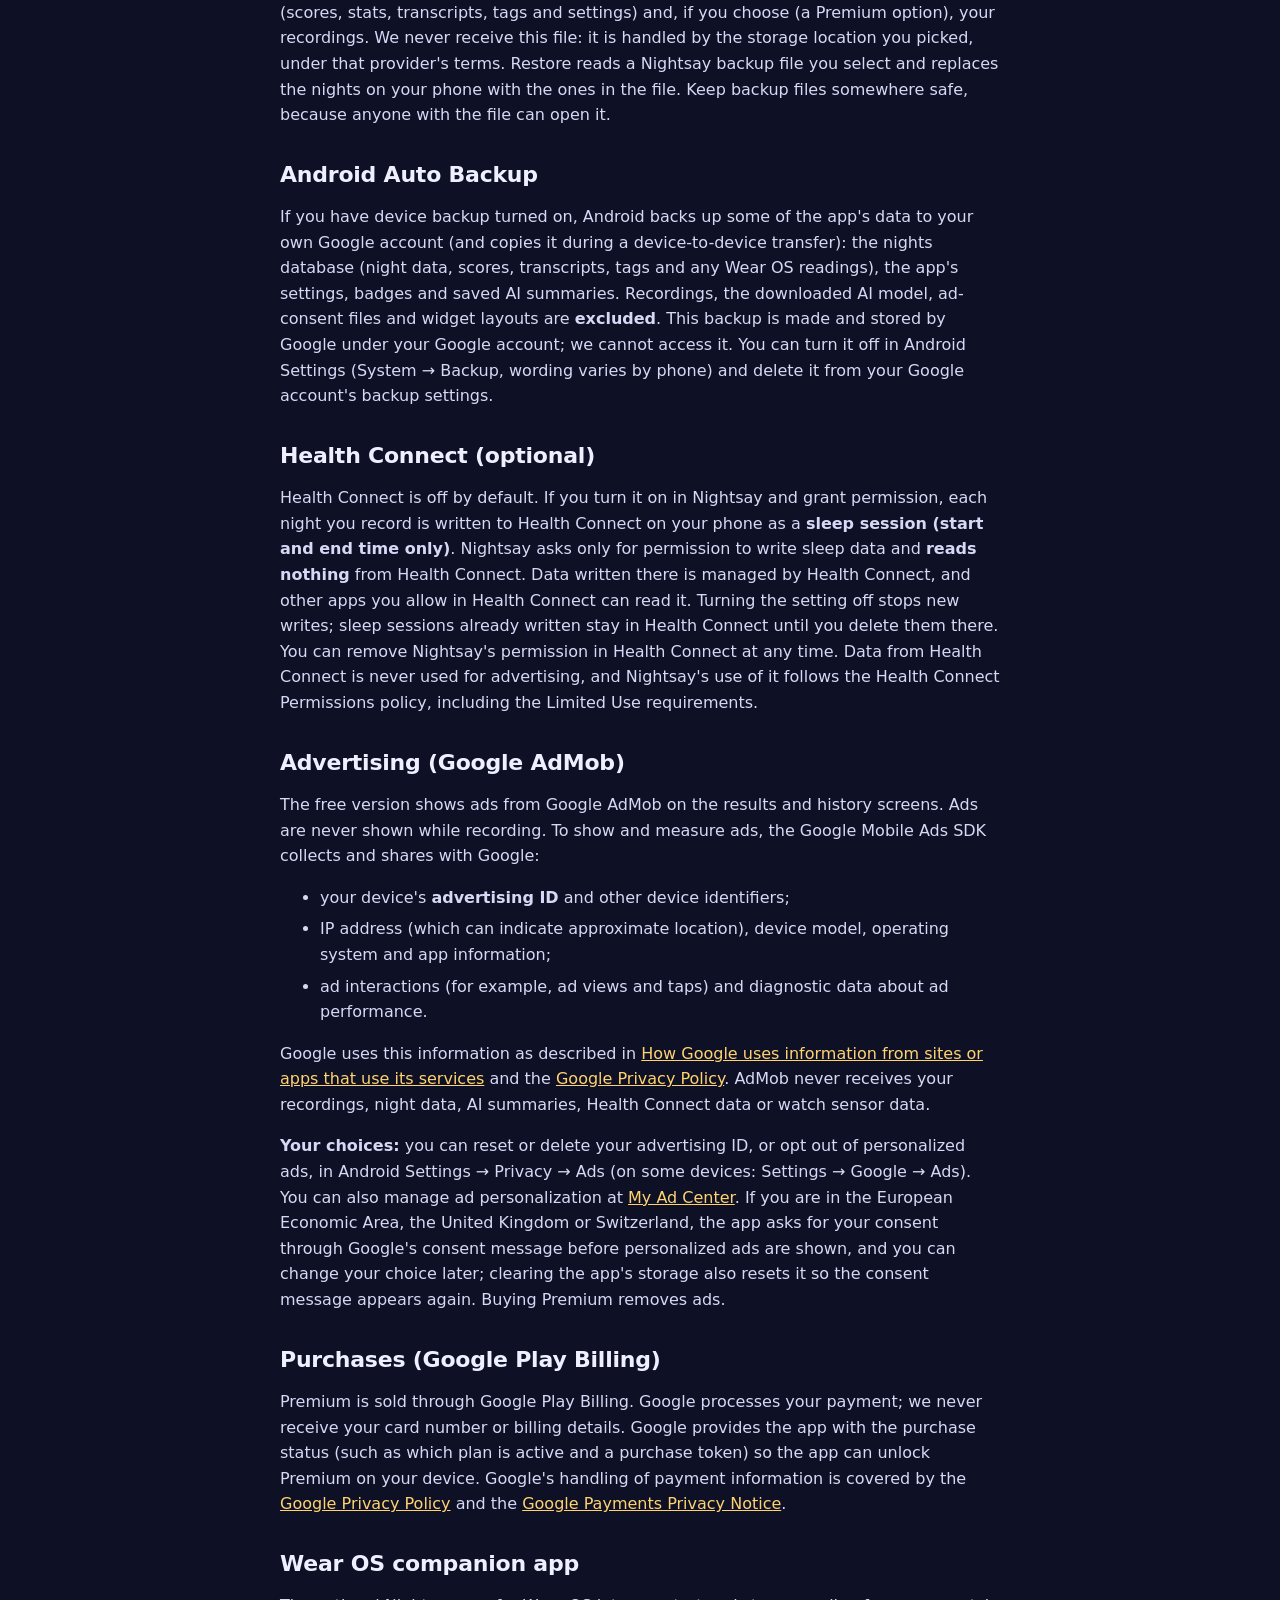
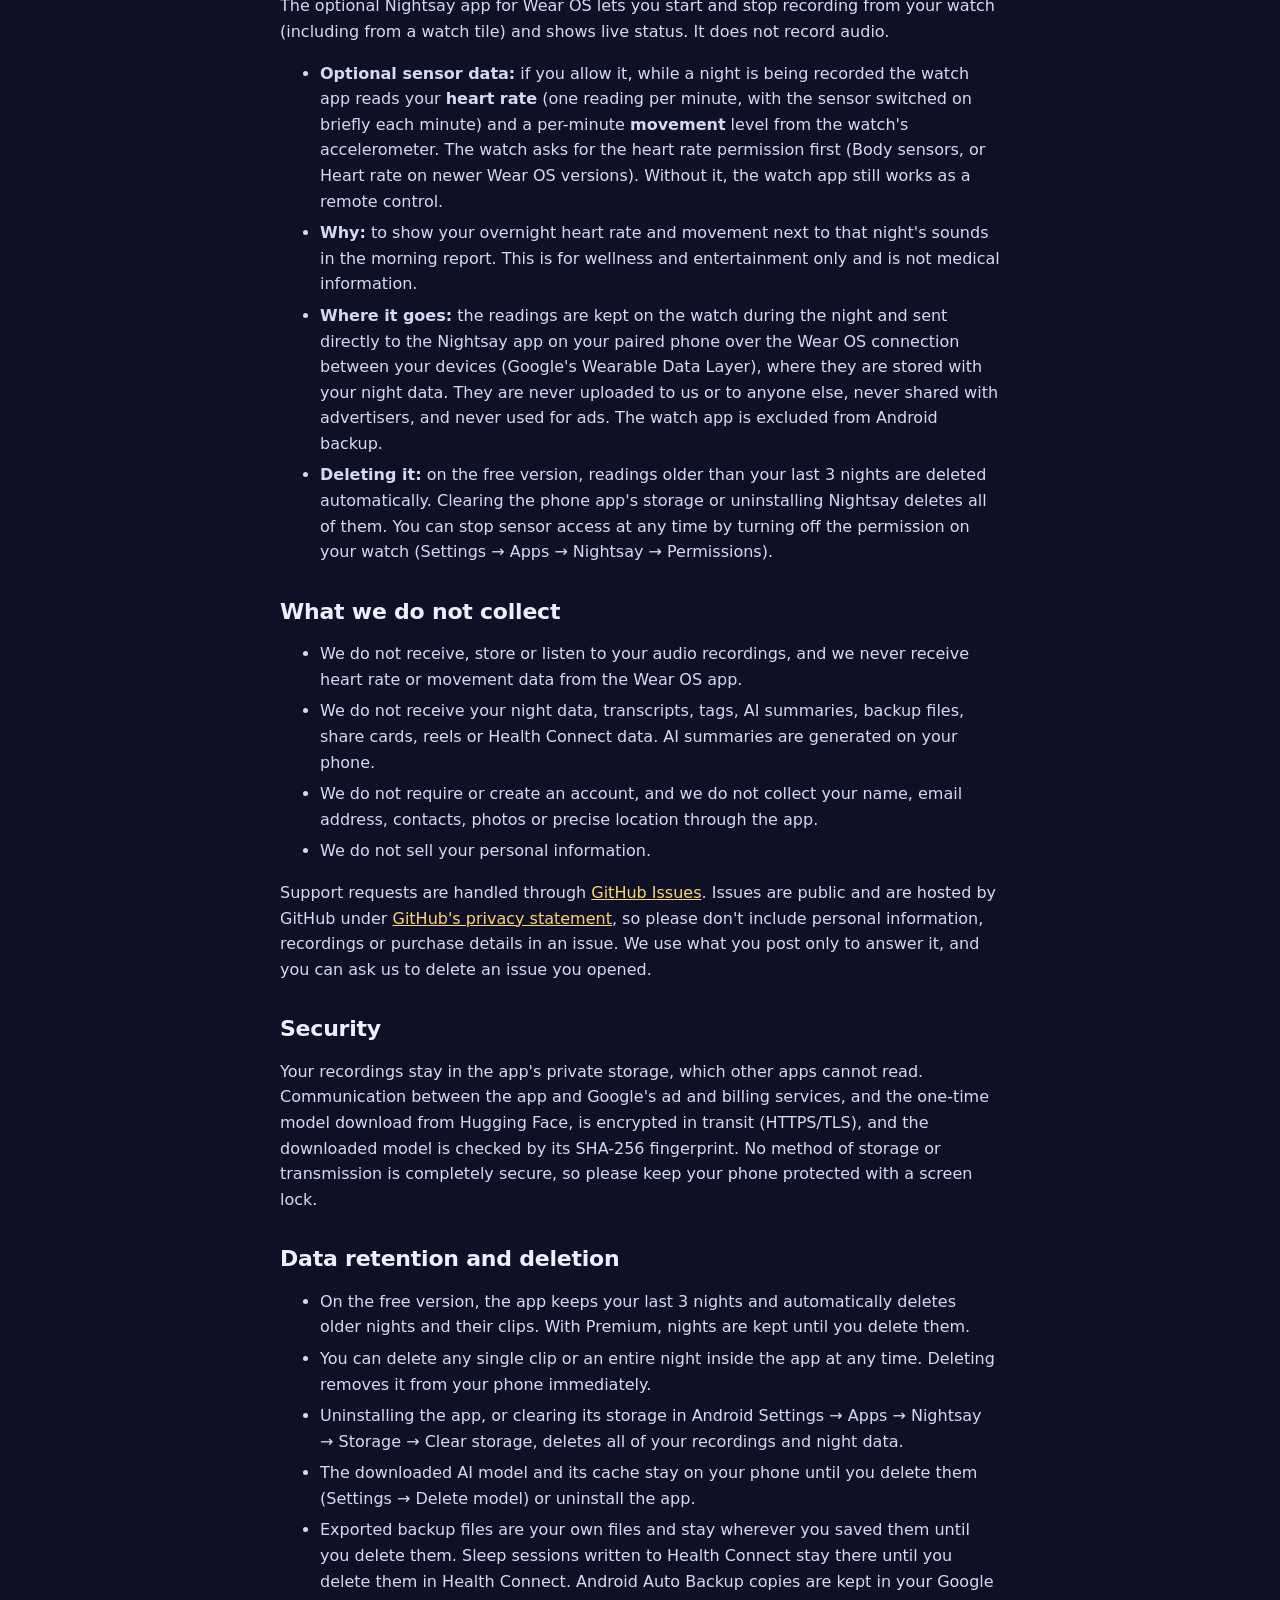
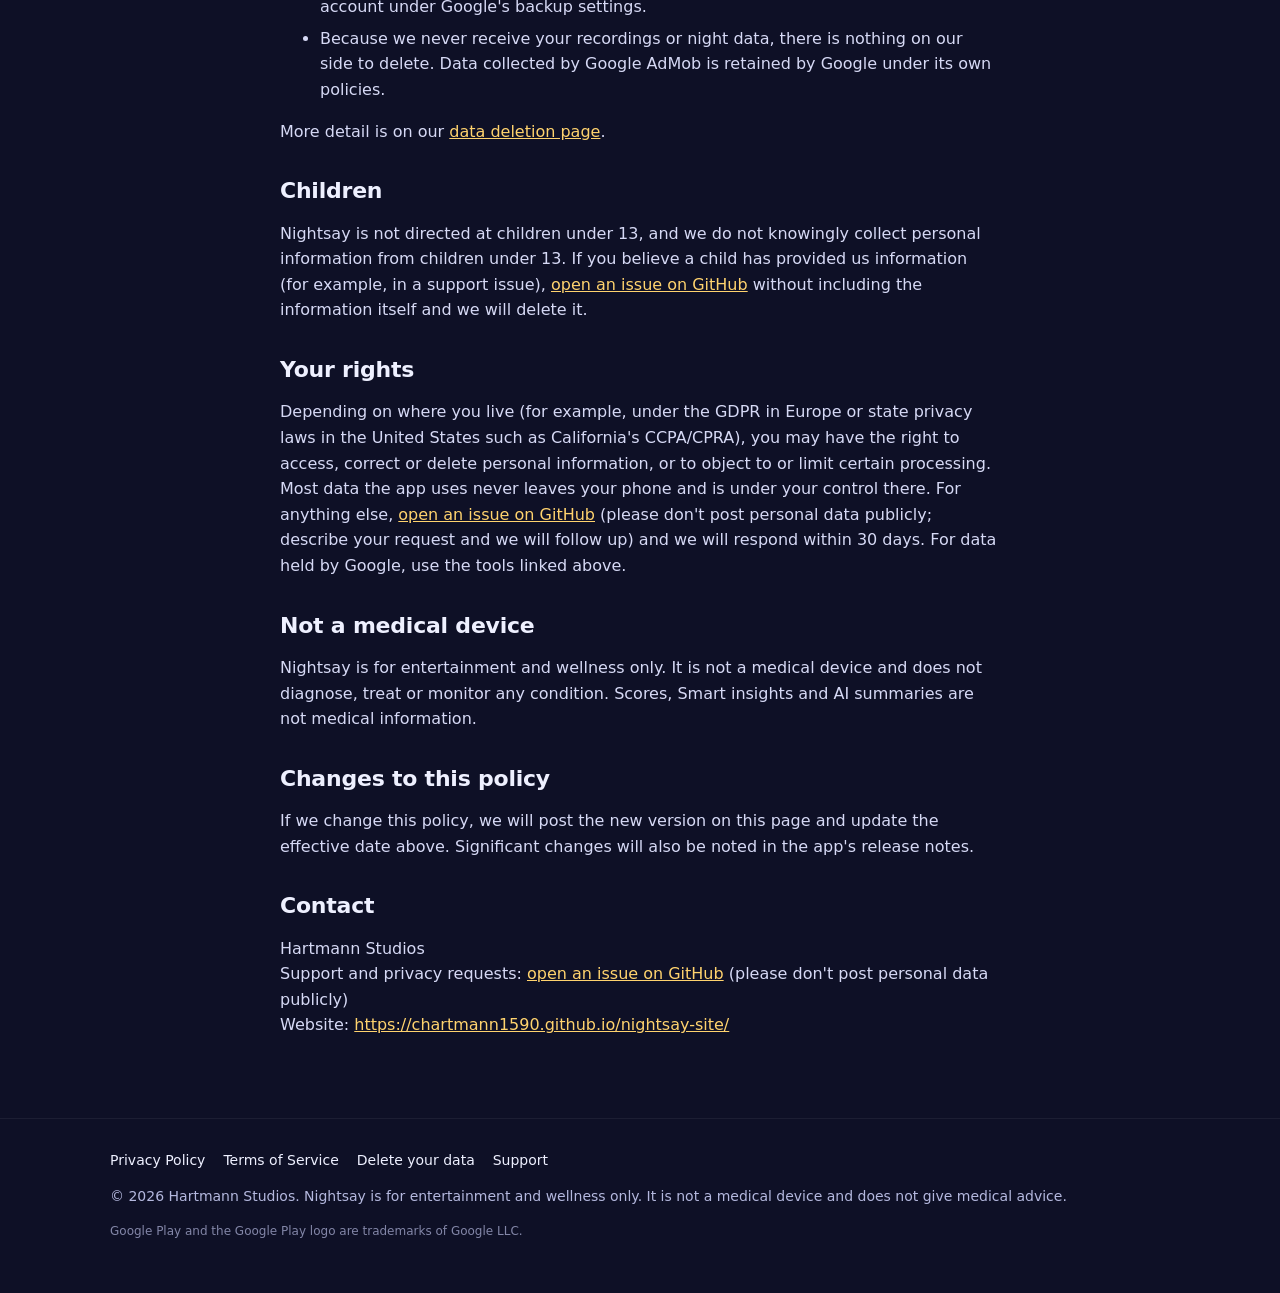
<file: privacy/index.html>
<!doctype html>
<html lang="en">
<head>
<meta charset="utf-8">
<meta name="viewport" content="width=device-width, initial-scale=1, viewport-fit=cover">
<title>Privacy Policy | Nightsay</title>
<meta name="description" content="Privacy policy for Nightsay: Snore &amp; Sleep Talk by Hartmann Studios: microphone use, on-device storage and AI, backups, Health Connect, AdMob ads, Google Play Billing, data deletion.">
<link rel="canonical" href="https://chartmann1590.github.io/nightsay-site/privacy/">
<meta name="theme-color" content="#0E1026">
<meta property="og:type" content="website">
<meta property="og:site_name" content="Nightsay">
<meta property="og:title" content="Privacy Policy | Nightsay">
<meta property="og:description" content="Privacy policy for Nightsay: Snore &amp; Sleep Talk by Hartmann Studios: microphone use, on-device storage and AI, backups, Health Connect, AdMob ads, Google Play Billing, data deletion.">
<meta property="og:url" content="https://chartmann1590.github.io/nightsay-site/privacy/">
<meta property="og:image" content="https://chartmann1590.github.io/nightsay-site/img/og.png">
<meta property="og:image:width" content="1200">
<meta property="og:image:height" content="630">
<meta property="og:image:alt" content="Nightsay: snore and sleep talk recorder">
<meta name="twitter:card" content="summary_large_image">
<meta name="twitter:title" content="Privacy Policy | Nightsay">
<meta name="twitter:description" content="Privacy policy for Nightsay: Snore &amp; Sleep Talk by Hartmann Studios: microphone use, on-device storage and AI, backups, Health Connect, AdMob ads, Google Play Billing, data deletion.">
<meta name="twitter:image" content="https://chartmann1590.github.io/nightsay-site/img/og.png">
<link rel="icon" type="image/png" sizes="32x32" href="https://chartmann1590.github.io/nightsay-site/img/icon-32.png">
<link rel="apple-touch-icon" href="https://chartmann1590.github.io/nightsay-site/img/icon-180.png">
<link rel="stylesheet" href="https://chartmann1590.github.io/nightsay-site/style.css">

</head>
<body>
<header class="top"><div class="wrap nav">
<a class="brand" href="https://chartmann1590.github.io/nightsay-site/"><img src="https://chartmann1590.github.io/nightsay-site/img/icon-192.png" alt="" width="32" height="32"><span>Nightsay</span></a>
<nav><a href="https://chartmann1590.github.io/nightsay-site/#features">Features</a><a href="https://chartmann1590.github.io/nightsay-site/#premium">Premium</a><a href="https://chartmann1590.github.io/nightsay-site/#support">Support</a></nav>
</div></header>
<main>

<article class="doc wrap narrow">
<h1>Privacy Policy</h1>
<p class="meta">Effective date: October 14, 2026 &middot; Last updated: October 14, 2026 (version 1.1) &middot; App: Nightsay: Snore & Sleep Talk (package com.charles.nightsay) &middot; Developer: Hartmann Studios</p>

<p>This policy explains what information the Nightsay: Snore & Sleep Talk app ("Nightsay", "the app") uses, why, and the choices you have. Nightsay is published on Google Play by Hartmann Studios ("we", "us"). If you have questions, <a href="https://github.com/chartmann1590/nightsay-site/issues/new">open an issue on GitHub</a>.</p>

<div class="callout"><strong>The short version:</strong> Nightsay records audio with your microphone only while you are recording a night. Sound detection runs on your phone, and your recordings are stored only on your phone. We do not have servers that receive your audio, and we never see it. AI sleep summaries are written by a model running on your phone; the only outside contact for them is a one-time model download from huggingface.co on phones that use the downloadable model. Backups, share cards and highlight reels go only where you choose to send or save them, and Health Connect is optional and off by default. The free version shows ads from Google AdMob, which uses your device's advertising ID. There is no account. If you use the optional Wear OS app and allow it, your watch&#39;s heart rate and movement readings stay on your devices too and are never sent to us.</div>

<h2 id="microphone">Microphone and your recordings</h2>
<ul>
<li><strong>When the microphone is used:</strong> only after you tap Start, and only until you tap Stop. While recording, Android shows a persistent notification and the microphone indicator. The app asks for the microphone permission before the first recording; you can revoke it at any time in Android Settings.</li>
<li><strong>What is kept:</strong> the app listens continuously while recording, but keeps only short audio clips around detected sounds (such as snoring, talking, coughing or loud noises). The rest of the audio is discarded and is never written to storage.</li>
<li><strong>On-device processing:</strong> sounds are classified by Google's YAMNet audio model, which runs entirely on your phone through Google's MediaPipe library. No audio is sent to us, to Google, or to anyone else for analysis.</li>
<li><strong>On-device storage:</strong> clips and night data (start and end times, detected sound types, timestamps, confidence levels, your Sleep Score and Snore Score, any transcripts, tags and saved AI summaries) are stored in the app's private storage on your phone. Audio clips are excluded from Android cloud backups and device-to-device transfers. See <a href="#auto-backup">Android Auto Backup</a> for what Android may back up to your own Google account.</li>
<li><strong>Sharing is up to you:</strong> a clip leaves your phone only if you use the Share clip feature yourself (Premium) and choose an app to send it with. The same applies to share cards and highlight reels (see <a href="#sharing">Share cards and the weekly highlight reel</a>). Whatever you share is then handled by the app or person you shared it with.</li>
<li><strong>Other people in the room:</strong> the app can pick up the voices of anyone near your phone. Please let people who sleep near you know you are recording.</li>
</ul>


<h2 id="transcribe">Transcribe and translate (Premium)</h2>
<p>If you use Transcribe on a sleep-talk clip, the words are recognized by your phone's on-device speech recognizer (Android 13 or later) and stored with that night on your phone. Translation uses Google's ML Kit on-device translation; the language pack is downloaded once through Google Play services, and the text you translate stays on your phone. Nightsay does not send clips or transcripts to us or to a cloud speech service.</p>

<h2 id="ai">On-device AI sleep summaries</h2>
<p>Version 1.1 can write a short summary of your night (and, with Premium, a weekly story) using an AI model that runs on your phone. Which one you get depends on your phone:</p>
<ul>
<li><strong>Gemini Nano:</strong> on phones whose Android system offers Google's Gemini Nano through AICore, the app uses it. It runs on the phone; nothing is sent to us or to Google for this. Android manages Gemini Nano itself, including any download or update of it.</li>
<li><strong>Downloadable model (Qwen2.5 1.5B Instruct):</strong> on other capable phones (64-bit, 6 GB of RAM or more, and enough free storage), you can download the open Qwen2.5 1.5B Instruct model (Apache 2.0 license, by the Qwen team) <strong>one time</strong> from <strong>huggingface.co</strong>, in a version prepared for phones (about 1.6 GB). Like any download, Hugging Face's servers see the request, including your IP address and your device's user agent; Hugging Face handles that under its <a href="https://huggingface.co/privacy">privacy policy</a>. Nothing about you or your nights is sent with the download. The file is checked against a fixed SHA-256 fingerprint before use, and after that the model runs entirely on your phone, offline. On first use the app also creates a cache file of about the same size on the phone so the model loads faster.</li>
<li><strong>Smart insights:</strong> phones that can't run a model get rule-based "Smart insights" computed on the phone, with no download. Only text produced by an on-device model is labelled AI.</li>
</ul>
<p><strong>What goes into the model:</strong> the night's numbers only (for example your scores, time in bed, and the count and times of snores, talking and coughs). No audio and no transcripts are given to the model. The text it writes is saved on your phone with that night.</p>
<p><strong>Deleting the model:</strong> Settings &rarr; Delete model removes the downloaded model and its cache from your phone. You can download it again later.</p>
<p><strong>Accuracy:</strong> AI text is generated automatically and can be wrong. It is for wellness and fun, not medical advice.</p>

<h2 id="on-device-features">Tags, experiments, streaks, badges and reminders</h2>
<p>Nightly tags (such as coffee, drinks or a workout), tag patterns, 3-night snore experiments, streaks and badges are stored and calculated on your phone only. Patterns show what lines up with your scores; they are not causes. The optional bedtime reminder is a local notification scheduled on your phone (Android may ask you to allow notifications); no reminder data leaves your phone.</p>

<h2 id="widgets">Home-screen widgets</h2>
<p>Nightsay's widgets show last night's score and Doze, the app's animated moon mascot, and let you start or stop listening from your home screen. Widgets read the data already on your phone; anyone who can see your home screen can see what the widget shows. Starting from a widget opens Nightsay and starts the same recording service, with its notification.</p>

<h2 id="sharing">Share cards and the weekly highlight reel</h2>
<ul>
<li><strong>Share cards:</strong> you can turn a night or a week into an image (PNG) showing your scores, Snore Score, time in bed, sound counts and Doze, and share it through Android's share sheet. The card has no audio. A sleep-talk quote appears on a card only if you switch it on for that card. The image is created on your phone and is sent only to the app you pick.</li>
<li><strong>Weekly highlight reel:</strong> Nightsay can make a short video (MP4) on your phone from your own sleep-talk clips of the week. The app shows a privacy warning first, because the reel contains real audio of you and possibly others in the room. Captions (transcripts) are off by default. The reel is never shared automatically; it leaves your phone only if you tap Share and choose an app.</li>
</ul>

<h2 id="export">Backup and restore (export files)</h2>
<p>You can export all your nights as one .zip file through Android's file picker, and save it to your phone, Google Drive or any cloud app <strong>you</strong> choose. It contains your night data (scores, stats, transcripts, tags and settings) and, if you choose (a Premium option), your recordings. We never receive this file: it is handled by the storage location you picked, under that provider's terms. Restore reads a Nightsay backup file you select and replaces the nights on your phone with the ones in the file. Keep backup files somewhere safe, because anyone with the file can open it.</p>

<h2 id="auto-backup">Android Auto Backup</h2>
<p>If you have device backup turned on, Android backs up some of the app's data to your own Google account (and copies it during a device-to-device transfer): the nights database (night data, scores, transcripts, tags and any Wear OS readings), the app's settings, badges and saved AI summaries. Recordings, the downloaded AI model, ad-consent files and widget layouts are <strong>excluded</strong>. This backup is made and stored by Google under your Google account; we cannot access it. You can turn it off in Android Settings (System &rarr; Backup, wording varies by phone) and delete it from your Google account's backup settings.</p>

<h2 id="health-connect">Health Connect (optional)</h2>
<p>Health Connect is off by default. If you turn it on in Nightsay and grant permission, each night you record is written to Health Connect on your phone as a <strong>sleep session (start and end time only)</strong>. Nightsay asks only for permission to write sleep data and <strong>reads nothing</strong> from Health Connect. Data written there is managed by Health Connect, and other apps you allow in Health Connect can read it. Turning the setting off stops new writes; sleep sessions already written stay in Health Connect until you delete them there. You can remove Nightsay's permission in Health Connect at any time. Data from Health Connect is never used for advertising, and Nightsay's use of it follows the Health Connect Permissions policy, including the Limited Use requirements.</p>

<h2 id="ads">Advertising (Google AdMob)</h2>
<p>The free version shows ads from Google AdMob on the results and history screens. Ads are never shown while recording. To show and measure ads, the Google Mobile Ads SDK collects and shares with Google:</p>
<ul>
<li>your device's <strong>advertising ID</strong> and other device identifiers;</li>
<li>IP address (which can indicate approximate location), device model, operating system and app information;</li>
<li>ad interactions (for example, ad views and taps) and diagnostic data about ad performance.</li>
</ul>
<p>Google uses this information as described in <a href="https://policies.google.com/technologies/partner-sites">How Google uses information from sites or apps that use its services</a> and the <a href="https://policies.google.com/privacy">Google Privacy Policy</a>. AdMob never receives your recordings, night data, AI summaries, Health Connect data or watch sensor data.</p>
<p><strong>Your choices:</strong> you can reset or delete your advertising ID, or opt out of personalized ads, in Android Settings &rarr; Privacy &rarr; Ads (on some devices: Settings &rarr; Google &rarr; Ads). You can also manage ad personalization at <a href="https://myadcenter.google.com/">My Ad Center</a>. If you are in the European Economic Area, the United Kingdom or Switzerland, the app asks for your consent through Google's consent message before personalized ads are shown, and you can change your choice later; clearing the app's storage also resets it so the consent message appears again. Buying Premium removes ads.</p>

<h2 id="billing">Purchases (Google Play Billing)</h2>
<p>Premium is sold through Google Play Billing. Google processes your payment; we never receive your card number or billing details. Google provides the app with the purchase status (such as which plan is active and a purchase token) so the app can unlock Premium on your device. Google's handling of payment information is covered by the <a href="https://policies.google.com/privacy">Google Privacy Policy</a> and the <a href="https://payments.google.com/payments/apis-secure/u/0/get_legal_document?ldo=0&amp;ldt=privacynotice">Google Payments Privacy Notice</a>.</p>


<h2 id="wear">Wear OS companion app</h2><p>The optional Nightsay app for Wear OS lets you start and stop recording from your watch (including from a watch tile) and shows live status. It does not record audio.</p>
<ul>
<li><strong>Optional sensor data:</strong> if you allow it, while a night is being recorded the watch app reads your <strong>heart rate</strong> (one reading per minute, with the sensor switched on briefly each minute) and a per-minute <strong>movement</strong> level from the watch's accelerometer. The watch asks for the heart rate permission first (Body sensors, or Heart rate on newer Wear OS versions). Without it, the watch app still works as a remote control.</li>
<li><strong>Why:</strong> to show your overnight heart rate and movement next to that night's sounds in the morning report. This is for wellness and entertainment only and is not medical information.</li>
<li><strong>Where it goes:</strong> the readings are kept on the watch during the night and sent directly to the Nightsay app on your paired phone over the Wear OS connection between your devices (Google's Wearable Data Layer), where they are stored with your night data. They are never uploaded to us or to anyone else, never shared with advertisers, and never used for ads. The watch app is excluded from Android backup.</li>
<li><strong>Deleting it:</strong> on the free version, readings older than your last 3 nights are deleted automatically. Clearing the phone app's storage or uninstalling Nightsay deletes all of them. You can stop sensor access at any time by turning off the permission on your watch (Settings &rarr; Apps &rarr; Nightsay &rarr; Permissions).</li>
</ul>

<h2 id="not-collected">What we do not collect</h2>
<ul>
<li>We do not receive, store or listen to your audio recordings, and we never receive heart rate or movement data from the Wear OS app.</li>
<li>We do not receive your night data, transcripts, tags, AI summaries, backup files, share cards, reels or Health Connect data. AI summaries are generated on your phone.</li>
<li>We do not require or create an account, and we do not collect your name, email address, contacts, photos or precise location through the app.</li>
<li>We do not sell your personal information.</li>
</ul>
<p>Support requests are handled through <a href="https://github.com/chartmann1590/nightsay-site/issues">GitHub Issues</a>. Issues are public and are hosted by GitHub under <a href="https://docs.github.com/site-policy/privacy-policies/github-general-privacy-statement">GitHub's privacy statement</a>, so please don't include personal information, recordings or purchase details in an issue. We use what you post only to answer it, and you can ask us to delete an issue you opened.</p>

<h2 id="security">Security</h2>
<p>Your recordings stay in the app's private storage, which other apps cannot read. Communication between the app and Google's ad and billing services, and the one-time model download from Hugging Face, is encrypted in transit (HTTPS/TLS), and the downloaded model is checked by its SHA-256 fingerprint. No method of storage or transmission is completely secure, so please keep your phone protected with a screen lock.</p>

<h2 id="retention">Data retention and deletion</h2>
<ul>
<li>On the free version, the app keeps your last 3 nights and automatically deletes older nights and their clips. With Premium, nights are kept until you delete them.</li>
<li>You can delete any single clip or an entire night inside the app at any time. Deleting removes it from your phone immediately.</li>
<li>Uninstalling the app, or clearing its storage in Android Settings &rarr; Apps &rarr; Nightsay &rarr; Storage &rarr; Clear storage, deletes all of your recordings and night data.</li>
<li>The downloaded AI model and its cache stay on your phone until you delete them (Settings &rarr; Delete model) or uninstall the app.</li>
<li>Exported backup files are your own files and stay wherever you saved them until you delete them. Sleep sessions written to Health Connect stay there until you delete them in Health Connect. Android Auto Backup copies are kept in your Google account under Google's backup settings.</li>
<li>Because we never receive your recordings or night data, there is nothing on our side to delete. Data collected by Google AdMob is retained by Google under its own policies.</li>
</ul>
<p>More detail is on our <a href="https://chartmann1590.github.io/nightsay-site/delete/">data deletion page</a>.</p>

<h2 id="children">Children</h2>
<p>Nightsay is not directed at children under 13, and we do not knowingly collect personal information from children under 13. If you believe a child has provided us information (for example, in a support issue), <a href="https://github.com/chartmann1590/nightsay-site/issues/new">open an issue on GitHub</a> without including the information itself and we will delete it.</p>

<h2 id="rights">Your rights</h2>
<p>Depending on where you live (for example, under the GDPR in Europe or state privacy laws in the United States such as California's CCPA/CPRA), you may have the right to access, correct or delete personal information, or to object to or limit certain processing. Most data the app uses never leaves your phone and is under your control there. For anything else, <a href="https://github.com/chartmann1590/nightsay-site/issues/new">open an issue on GitHub</a> (please don't post personal data publicly; describe your request and we will follow up) and we will respond within 30 days. For data held by Google, use the tools linked above.</p>

<h2 id="medical">Not a medical device</h2>
<p>Nightsay is for entertainment and wellness only. It is not a medical device and does not diagnose, treat or monitor any condition. Scores, Smart insights and AI summaries are not medical information.</p>

<h2 id="changes">Changes to this policy</h2>
<p>If we change this policy, we will post the new version on this page and update the effective date above. Significant changes will also be noted in the app's release notes.</p>

<h2 id="contact">Contact</h2>
<p>Hartmann Studios<br>Support and privacy requests: <a href="https://github.com/chartmann1590/nightsay-site/issues/new">open an issue on GitHub</a> (please don't post personal data publicly)<br>Website: <a href="https://chartmann1590.github.io/nightsay-site/">https://chartmann1590.github.io/nightsay-site/</a></p>
</article>

</main>
<footer class="foot"><div class="wrap">
<div class="foot-links"><a href="https://chartmann1590.github.io/nightsay-site/privacy/">Privacy Policy</a><a href="https://chartmann1590.github.io/nightsay-site/terms/">Terms of Service</a><a href="https://chartmann1590.github.io/nightsay-site/delete/">Delete your data</a><a href="https://github.com/chartmann1590/nightsay-site/issues/new">Support</a></div>
<p>&copy; 2026 Hartmann Studios. Nightsay is for entertainment and wellness only. It is not a medical device and does not give medical advice.</p>
<p class="tm">Google Play and the Google Play logo are trademarks of Google LLC.</p>
</div></footer>
</body>
</html>
</file>
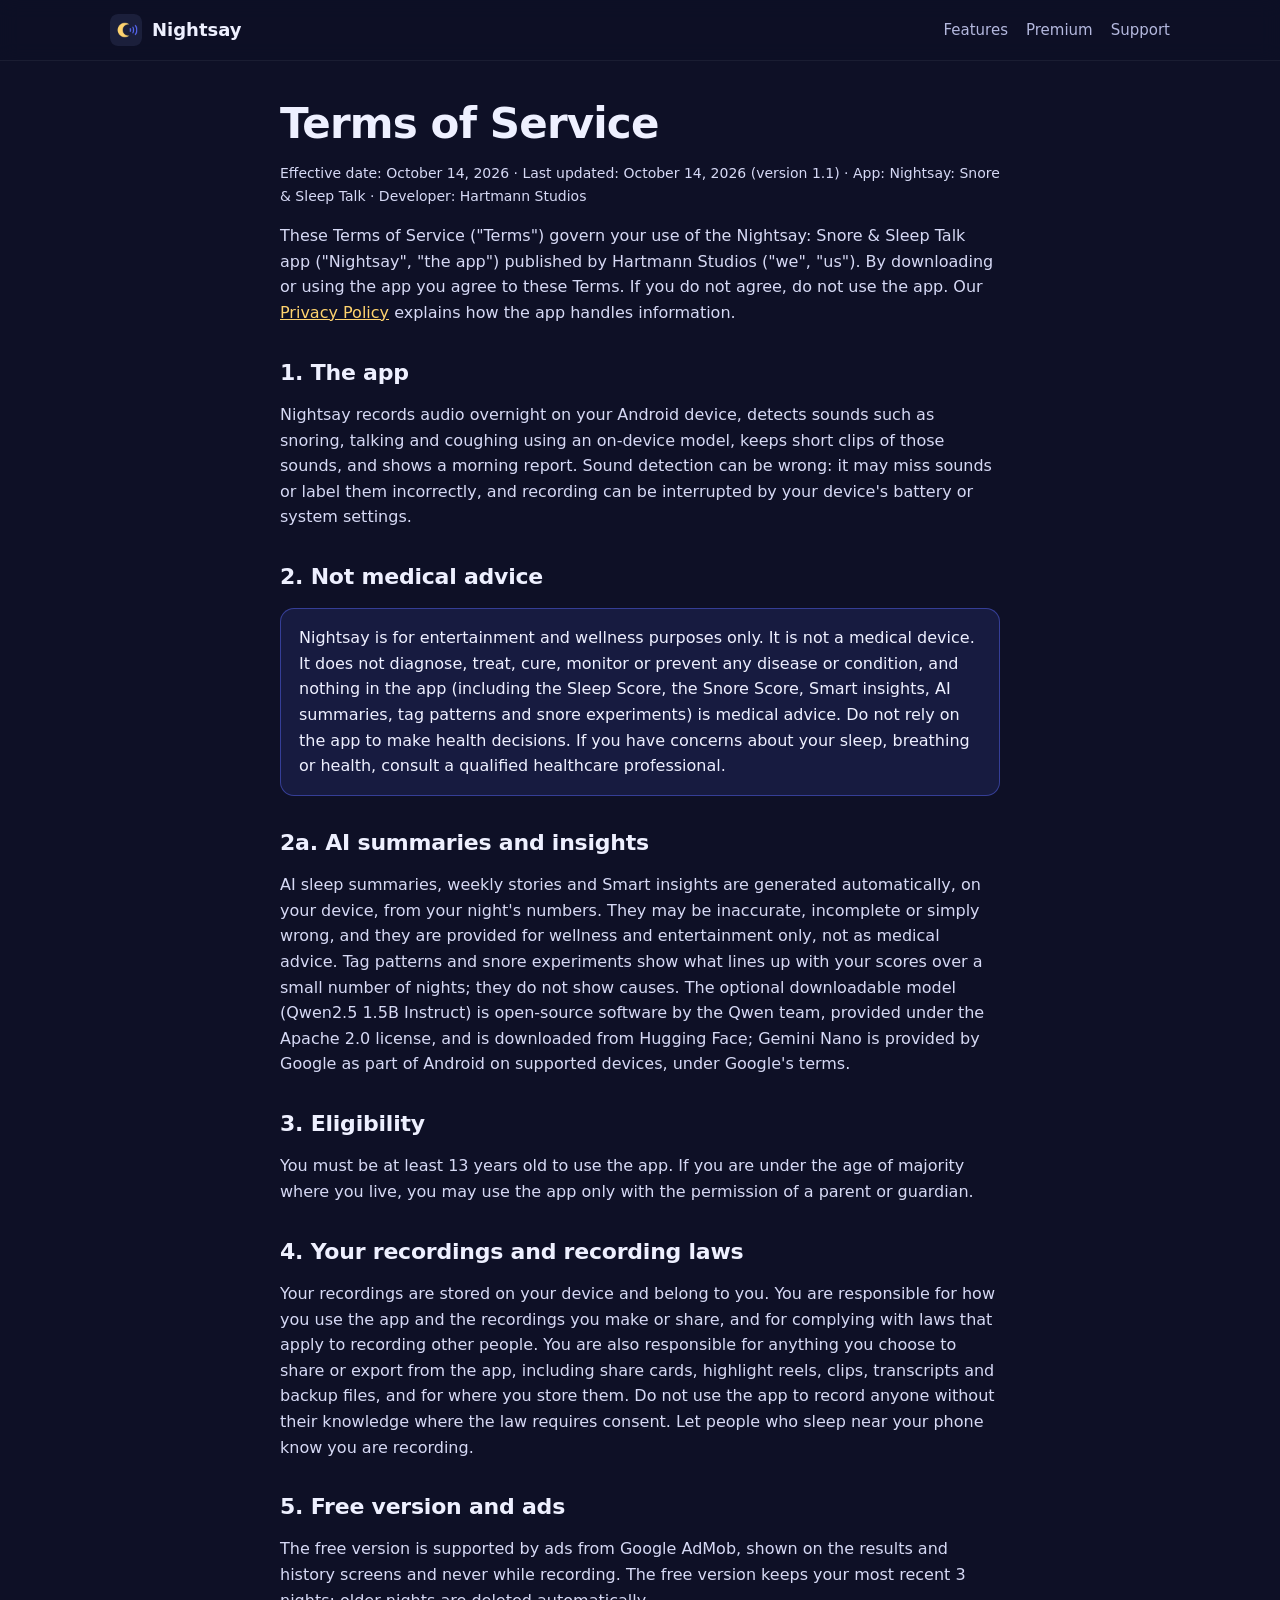
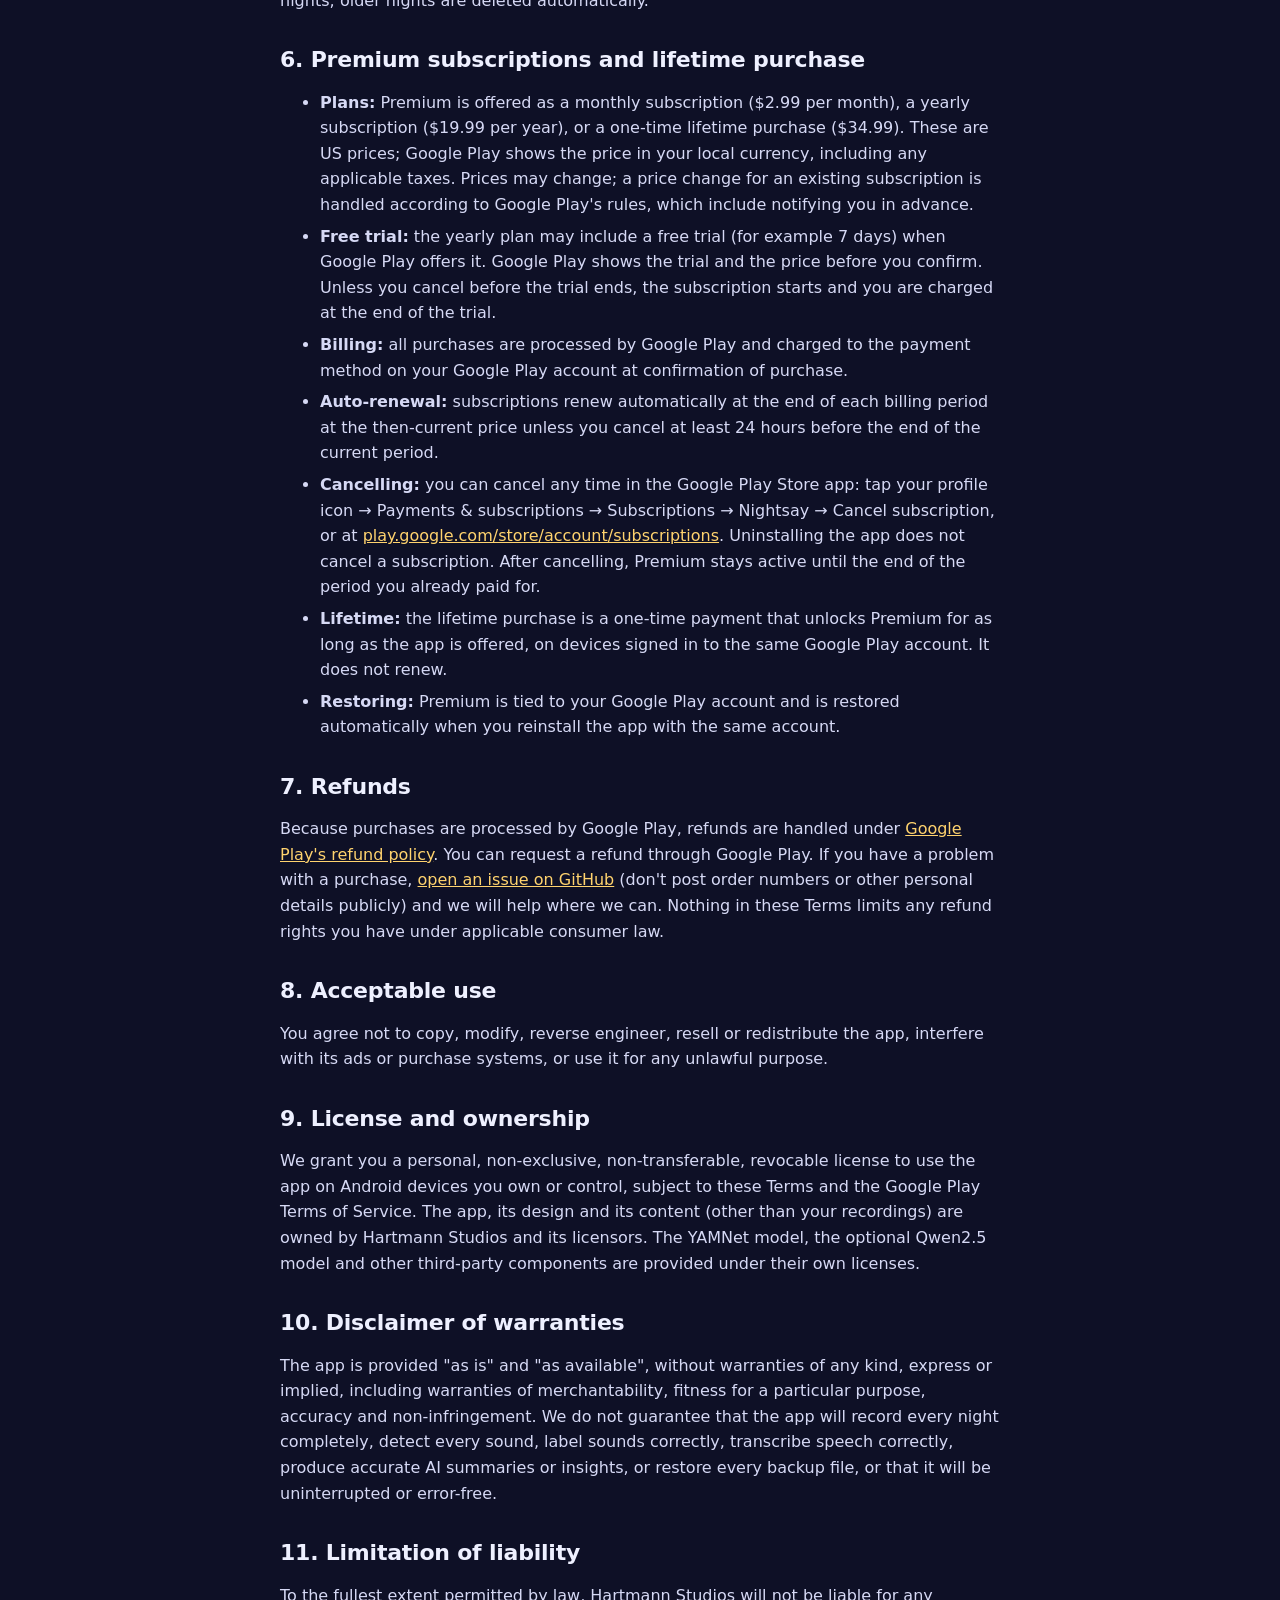
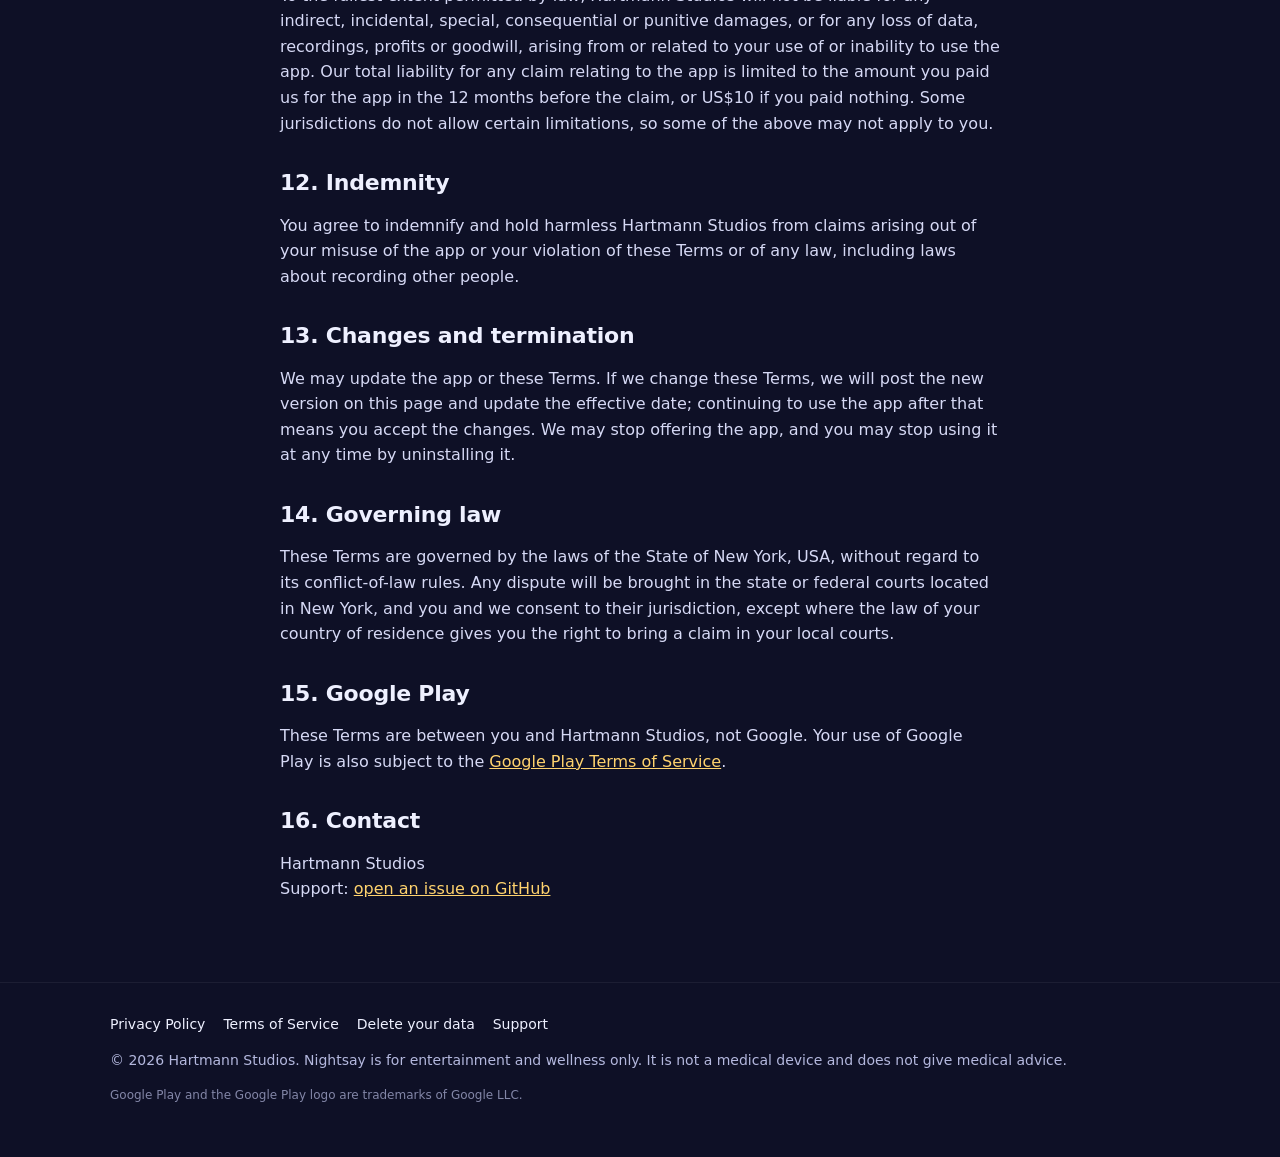
<file: terms/index.html>
<!doctype html>
<html lang="en">
<head>
<meta charset="utf-8">
<meta name="viewport" content="width=device-width, initial-scale=1, viewport-fit=cover">
<title>Terms of Service | Nightsay</title>
<meta name="description" content="Terms of service for Nightsay: Snore &amp; Sleep Talk by Hartmann Studios: subscriptions, cancellation, refunds, no medical advice.">
<link rel="canonical" href="https://chartmann1590.github.io/nightsay-site/terms/">
<meta name="theme-color" content="#0E1026">
<meta property="og:type" content="website">
<meta property="og:site_name" content="Nightsay">
<meta property="og:title" content="Terms of Service | Nightsay">
<meta property="og:description" content="Terms of service for Nightsay: Snore &amp; Sleep Talk by Hartmann Studios: subscriptions, cancellation, refunds, no medical advice.">
<meta property="og:url" content="https://chartmann1590.github.io/nightsay-site/terms/">
<meta property="og:image" content="https://chartmann1590.github.io/nightsay-site/img/og.png">
<meta property="og:image:width" content="1200">
<meta property="og:image:height" content="630">
<meta property="og:image:alt" content="Nightsay: snore and sleep talk recorder">
<meta name="twitter:card" content="summary_large_image">
<meta name="twitter:title" content="Terms of Service | Nightsay">
<meta name="twitter:description" content="Terms of service for Nightsay: Snore &amp; Sleep Talk by Hartmann Studios: subscriptions, cancellation, refunds, no medical advice.">
<meta name="twitter:image" content="https://chartmann1590.github.io/nightsay-site/img/og.png">
<link rel="icon" type="image/png" sizes="32x32" href="https://chartmann1590.github.io/nightsay-site/img/icon-32.png">
<link rel="apple-touch-icon" href="https://chartmann1590.github.io/nightsay-site/img/icon-180.png">
<link rel="stylesheet" href="https://chartmann1590.github.io/nightsay-site/style.css">

</head>
<body>
<header class="top"><div class="wrap nav">
<a class="brand" href="https://chartmann1590.github.io/nightsay-site/"><img src="https://chartmann1590.github.io/nightsay-site/img/icon-192.png" alt="" width="32" height="32"><span>Nightsay</span></a>
<nav><a href="https://chartmann1590.github.io/nightsay-site/#features">Features</a><a href="https://chartmann1590.github.io/nightsay-site/#premium">Premium</a><a href="https://chartmann1590.github.io/nightsay-site/#support">Support</a></nav>
</div></header>
<main>

<article class="doc wrap narrow">
<h1>Terms of Service</h1>
<p class="meta">Effective date: October 14, 2026 &middot; Last updated: October 14, 2026 (version 1.1) &middot; App: Nightsay: Snore & Sleep Talk &middot; Developer: Hartmann Studios</p>

<p>These Terms of Service ("Terms") govern your use of the Nightsay: Snore & Sleep Talk app ("Nightsay", "the app") published by Hartmann Studios ("we", "us"). By downloading or using the app you agree to these Terms. If you do not agree, do not use the app. Our <a href="https://chartmann1590.github.io/nightsay-site/privacy/">Privacy Policy</a> explains how the app handles information.</p>

<h2>1. The app</h2>
<p>Nightsay records audio overnight on your Android device, detects sounds such as snoring, talking and coughing using an on-device model, keeps short clips of those sounds, and shows a morning report. Sound detection can be wrong: it may miss sounds or label them incorrectly, and recording can be interrupted by your device's battery or system settings.</p>

<h2>2. Not medical advice</h2>
<div class="callout">Nightsay is for entertainment and wellness purposes only. It is not a medical device. It does not diagnose, treat, cure, monitor or prevent any disease or condition, and nothing in the app (including the Sleep Score, the Snore Score, Smart insights, AI summaries, tag patterns and snore experiments) is medical advice. Do not rely on the app to make health decisions. If you have concerns about your sleep, breathing or health, consult a qualified healthcare professional.</div>

<h2>2a. AI summaries and insights</h2>
<p>AI sleep summaries, weekly stories and Smart insights are generated automatically, on your device, from your night's numbers. They may be inaccurate, incomplete or simply wrong, and they are provided for wellness and entertainment only, not as medical advice. Tag patterns and snore experiments show what lines up with your scores over a small number of nights; they do not show causes. The optional downloadable model (Qwen2.5 1.5B Instruct) is open-source software by the Qwen team, provided under the Apache 2.0 license, and is downloaded from Hugging Face; Gemini Nano is provided by Google as part of Android on supported devices, under Google's terms.</p>

<h2>3. Eligibility</h2>
<p>You must be at least 13 years old to use the app. If you are under the age of majority where you live, you may use the app only with the permission of a parent or guardian.</p>

<h2>4. Your recordings and recording laws</h2>
<p>Your recordings are stored on your device and belong to you. You are responsible for how you use the app and the recordings you make or share, and for complying with laws that apply to recording other people. You are also responsible for anything you choose to share or export from the app, including share cards, highlight reels, clips, transcripts and backup files, and for where you store them. Do not use the app to record anyone without their knowledge where the law requires consent. Let people who sleep near your phone know you are recording.</p>

<h2>5. Free version and ads</h2>
<p>The free version is supported by ads from Google AdMob, shown on the results and history screens and never while recording. The free version keeps your most recent 3 nights; older nights are deleted automatically.</p>

<h2>6. Premium subscriptions and lifetime purchase</h2>
<ul>
<li><strong>Plans:</strong> Premium is offered as a monthly subscription ($2.99 per month), a yearly subscription ($19.99 per year), or a one-time lifetime purchase ($34.99). These are US prices; Google Play shows the price in your local currency, including any applicable taxes. Prices may change; a price change for an existing subscription is handled according to Google Play's rules, which include notifying you in advance.</li>
<li><strong>Free trial:</strong> the yearly plan may include a free trial (for example 7 days) when Google Play offers it. Google Play shows the trial and the price before you confirm. Unless you cancel before the trial ends, the subscription starts and you are charged at the end of the trial.</li>
<li><strong>Billing:</strong> all purchases are processed by Google Play and charged to the payment method on your Google Play account at confirmation of purchase.</li>
<li><strong>Auto-renewal:</strong> subscriptions renew automatically at the end of each billing period at the then-current price unless you cancel at least 24 hours before the end of the current period.</li>
<li><strong>Cancelling:</strong> you can cancel any time in the Google Play Store app: tap your profile icon &rarr; Payments &amp; subscriptions &rarr; Subscriptions &rarr; Nightsay &rarr; Cancel subscription, or at <a href="https://play.google.com/store/account/subscriptions">play.google.com/store/account/subscriptions</a>. Uninstalling the app does not cancel a subscription. After cancelling, Premium stays active until the end of the period you already paid for.</li>
<li><strong>Lifetime:</strong> the lifetime purchase is a one-time payment that unlocks Premium for as long as the app is offered, on devices signed in to the same Google Play account. It does not renew.</li>
<li><strong>Restoring:</strong> Premium is tied to your Google Play account and is restored automatically when you reinstall the app with the same account.</li>
</ul>

<h2>7. Refunds</h2>
<p>Because purchases are processed by Google Play, refunds are handled under <a href="https://support.google.com/googleplay/answer/2479637">Google Play's refund policy</a>. You can request a refund through Google Play. If you have a problem with a purchase, <a href="https://github.com/chartmann1590/nightsay-site/issues/new">open an issue on GitHub</a> (don't post order numbers or other personal details publicly) and we will help where we can. Nothing in these Terms limits any refund rights you have under applicable consumer law.</p>

<h2>8. Acceptable use</h2>
<p>You agree not to copy, modify, reverse engineer, resell or redistribute the app, interfere with its ads or purchase systems, or use it for any unlawful purpose.</p>

<h2>9. License and ownership</h2>
<p>We grant you a personal, non-exclusive, non-transferable, revocable license to use the app on Android devices you own or control, subject to these Terms and the Google Play Terms of Service. The app, its design and its content (other than your recordings) are owned by Hartmann Studios and its licensors. The YAMNet model, the optional Qwen2.5 model and other third-party components are provided under their own licenses.</p>

<h2>10. Disclaimer of warranties</h2>
<p>The app is provided "as is" and "as available", without warranties of any kind, express or implied, including warranties of merchantability, fitness for a particular purpose, accuracy and non-infringement. We do not guarantee that the app will record every night completely, detect every sound, label sounds correctly, transcribe speech correctly, produce accurate AI summaries or insights, or restore every backup file, or that it will be uninterrupted or error-free.</p>

<h2>11. Limitation of liability</h2>
<p>To the fullest extent permitted by law, Hartmann Studios will not be liable for any indirect, incidental, special, consequential or punitive damages, or for any loss of data, recordings, profits or goodwill, arising from or related to your use of or inability to use the app. Our total liability for any claim relating to the app is limited to the amount you paid us for the app in the 12 months before the claim, or US$10 if you paid nothing. Some jurisdictions do not allow certain limitations, so some of the above may not apply to you.</p>

<h2>12. Indemnity</h2>
<p>You agree to indemnify and hold harmless Hartmann Studios from claims arising out of your misuse of the app or your violation of these Terms or of any law, including laws about recording other people.</p>

<h2>13. Changes and termination</h2>
<p>We may update the app or these Terms. If we change these Terms, we will post the new version on this page and update the effective date; continuing to use the app after that means you accept the changes. We may stop offering the app, and you may stop using it at any time by uninstalling it.</p>

<h2>14. Governing law</h2>
<p>These Terms are governed by the laws of the State of New York, USA, without regard to its conflict-of-law rules. Any dispute will be brought in the state or federal courts located in New York, and you and we consent to their jurisdiction, except where the law of your country of residence gives you the right to bring a claim in your local courts.</p>

<h2>15. Google Play</h2>
<p>These Terms are between you and Hartmann Studios, not Google. Your use of Google Play is also subject to the <a href="https://play.google.com/about/play-terms/">Google Play Terms of Service</a>.</p>

<h2>16. Contact</h2>
<p>Hartmann Studios<br>Support: <a href="https://github.com/chartmann1590/nightsay-site/issues/new">open an issue on GitHub</a></p>
</article>

</main>
<footer class="foot"><div class="wrap">
<div class="foot-links"><a href="https://chartmann1590.github.io/nightsay-site/privacy/">Privacy Policy</a><a href="https://chartmann1590.github.io/nightsay-site/terms/">Terms of Service</a><a href="https://chartmann1590.github.io/nightsay-site/delete/">Delete your data</a><a href="https://github.com/chartmann1590/nightsay-site/issues/new">Support</a></div>
<p>&copy; 2026 Hartmann Studios. Nightsay is for entertainment and wellness only. It is not a medical device and does not give medical advice.</p>
<p class="tm">Google Play and the Google Play logo are trademarks of Google LLC.</p>
</div></footer>
</body>
</html>
</file>
